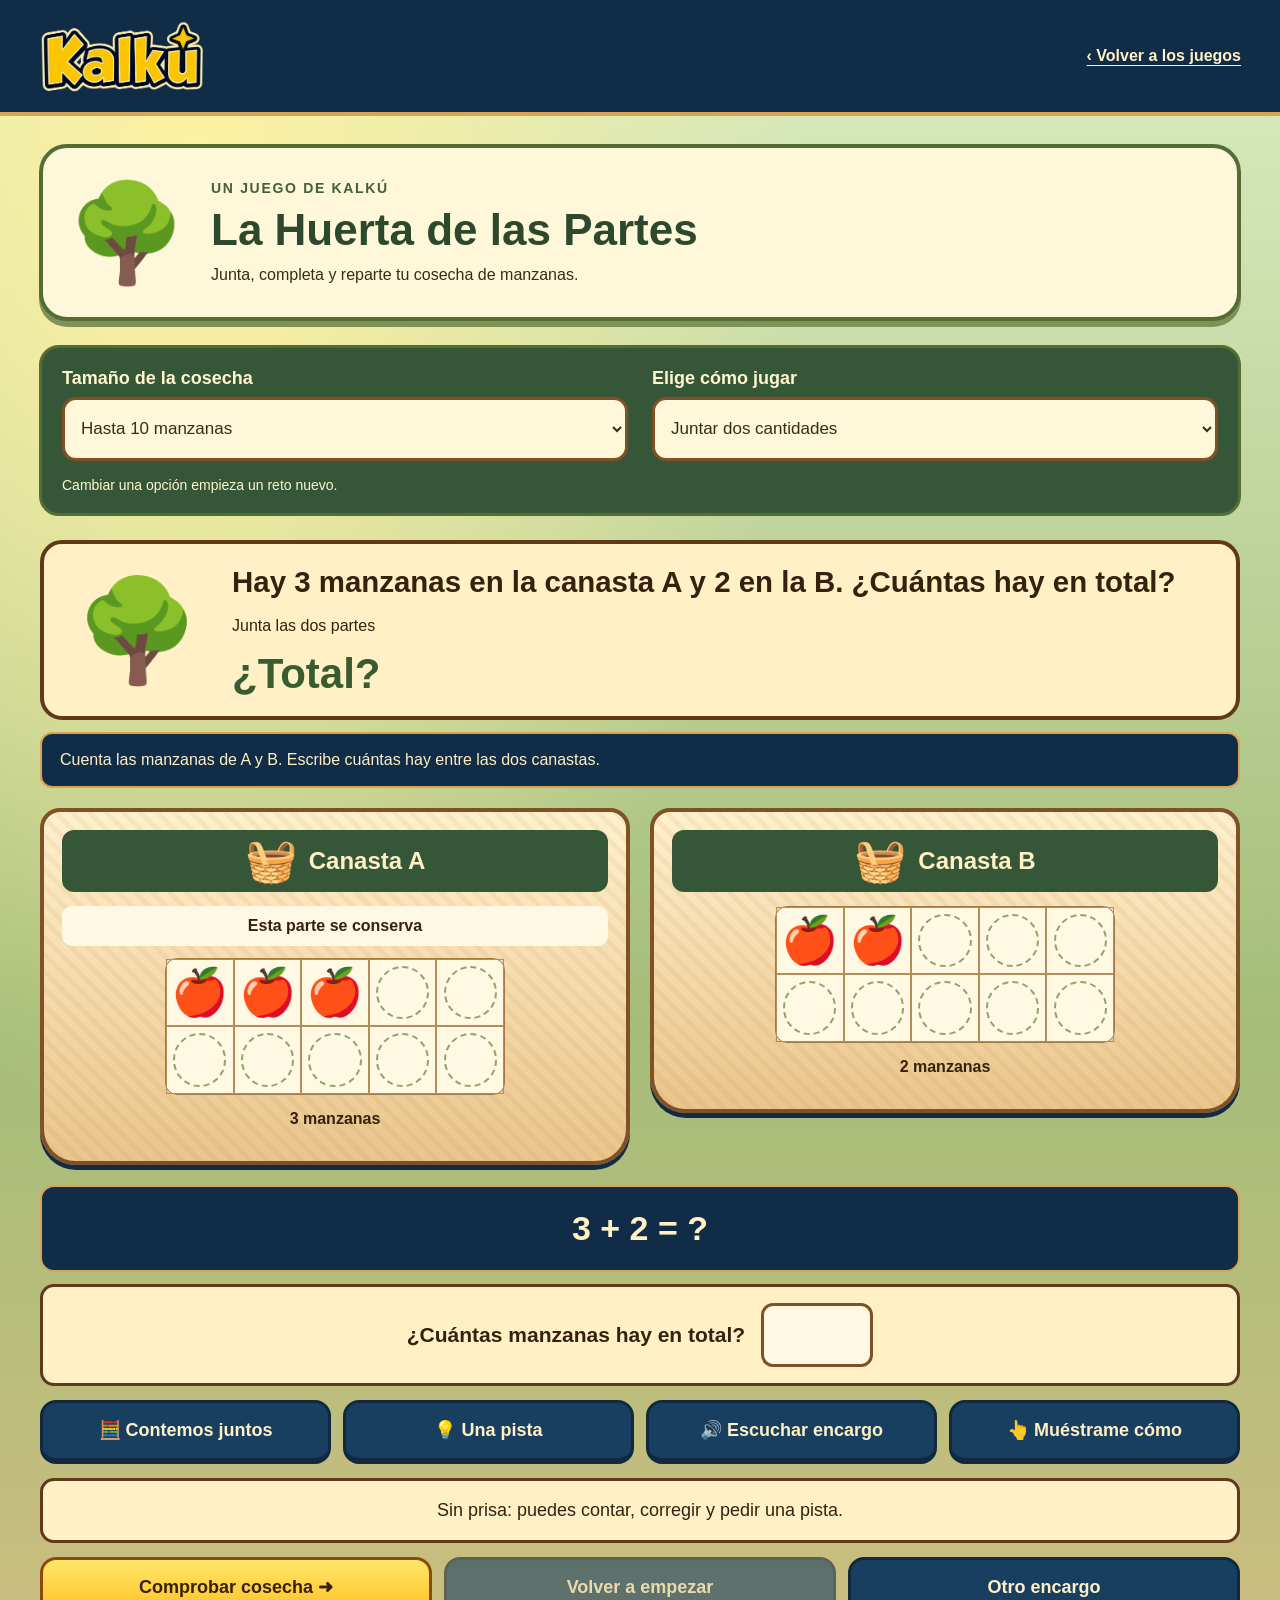
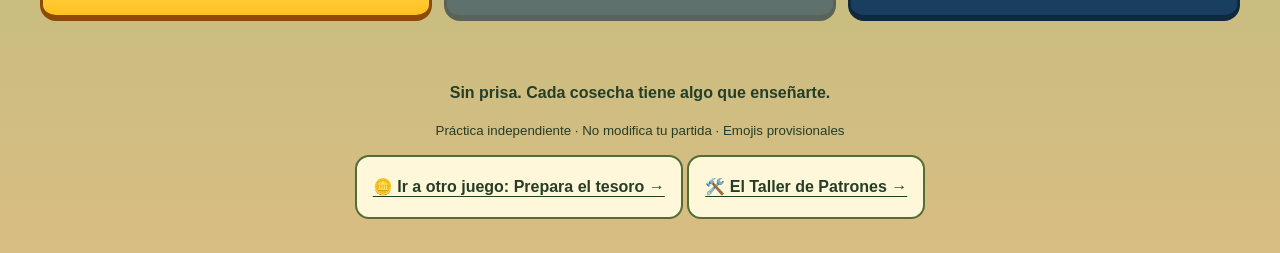
<file: mockup-huerta-partes.html>
<!DOCTYPE html>
<html lang="es">
<head>
  <meta charset="UTF-8">
  <meta name="viewport" content="width=device-width, initial-scale=1">
  <meta name="color-scheme" content="light">
  <title>Kalkú · La Huerta de las Partes</title>
  <link rel="icon" type="image/png" href="assets/kalku-logo/kalku-logo-direction-1-cartoon-transparent.png">
  <link rel="stylesheet" href="css/branding.css">
  <link rel="stylesheet" href="css/composition-activity.css">
  <link rel="stylesheet" href="css/garden-game.css">
</head>
<body class="garden-page">
  <header class="garden-header"><div class="garden-header-inner">
    <a class="kalku-brand" href="index.html"><img src="assets/kalku-logo/kalku-logo-direction-1-cartoon-transparent.png" alt="Kalkú" width="1678" height="937"></a>
    <a href="index.html">‹ Volver a los juegos</a>
  </div></header>
  <main class="garden-main">
    <section class="garden-welcome" aria-labelledby="garden-title">
      <span class="garden-emblem" aria-hidden="true">🌳</span><div><p class="garden-eyebrow">Un juego de Kalkú</p><h1 id="garden-title">La Huerta de las Partes</h1><p>Junta, completa y reparte tu cosecha de manzanas.</p></div>
    </section>
    <section class="garden-settings" aria-label="Preparar la partida">
      <div><label for="garden-range">Tamaño de la cosecha</label><select id="garden-range"><option value="10">Hasta 10 manzanas</option><option value="20">Hasta 20 manzanas</option></select></div>
      <div><label for="garden-mode">Elige cómo jugar</label><select id="garden-mode"><option value="compose">Juntar dos cantidades</option><option value="missing">Completar la canasta</option><option value="split">Repartir de dos formas</option></select></div>
      <p>Cambiar una opción empieza un reto nuevo.</p>
    </section>
    <div id="garden-activity"></div>
    <noscript>Activa JavaScript para jugar con las manzanas y las canastas.</noscript>
    <footer class="garden-footer"><p>Sin prisa. Cada cosecha tiene algo que enseñarte.</p><small>Práctica independiente · No modifica tu partida · Emojis provisionales</small><a href="mockup-tesoro-monedas.html">🪙 Ir a otro juego: Prepara el tesoro →</a> <a href="mockup-taller-patrones.html">🛠️ El Taller de Patrones →</a></footer>
  </main>
  <script src="js/activities/composition-model.js"></script>
  <script src="js/activities/activity-speech.js"></script>
  <script src="js/activities/composition-data.js"></script>
  <script src="js/activities/composition-activity.js"></script>
  <script src="js/garden-mockup.js"></script>
</body>
</html>
</file>
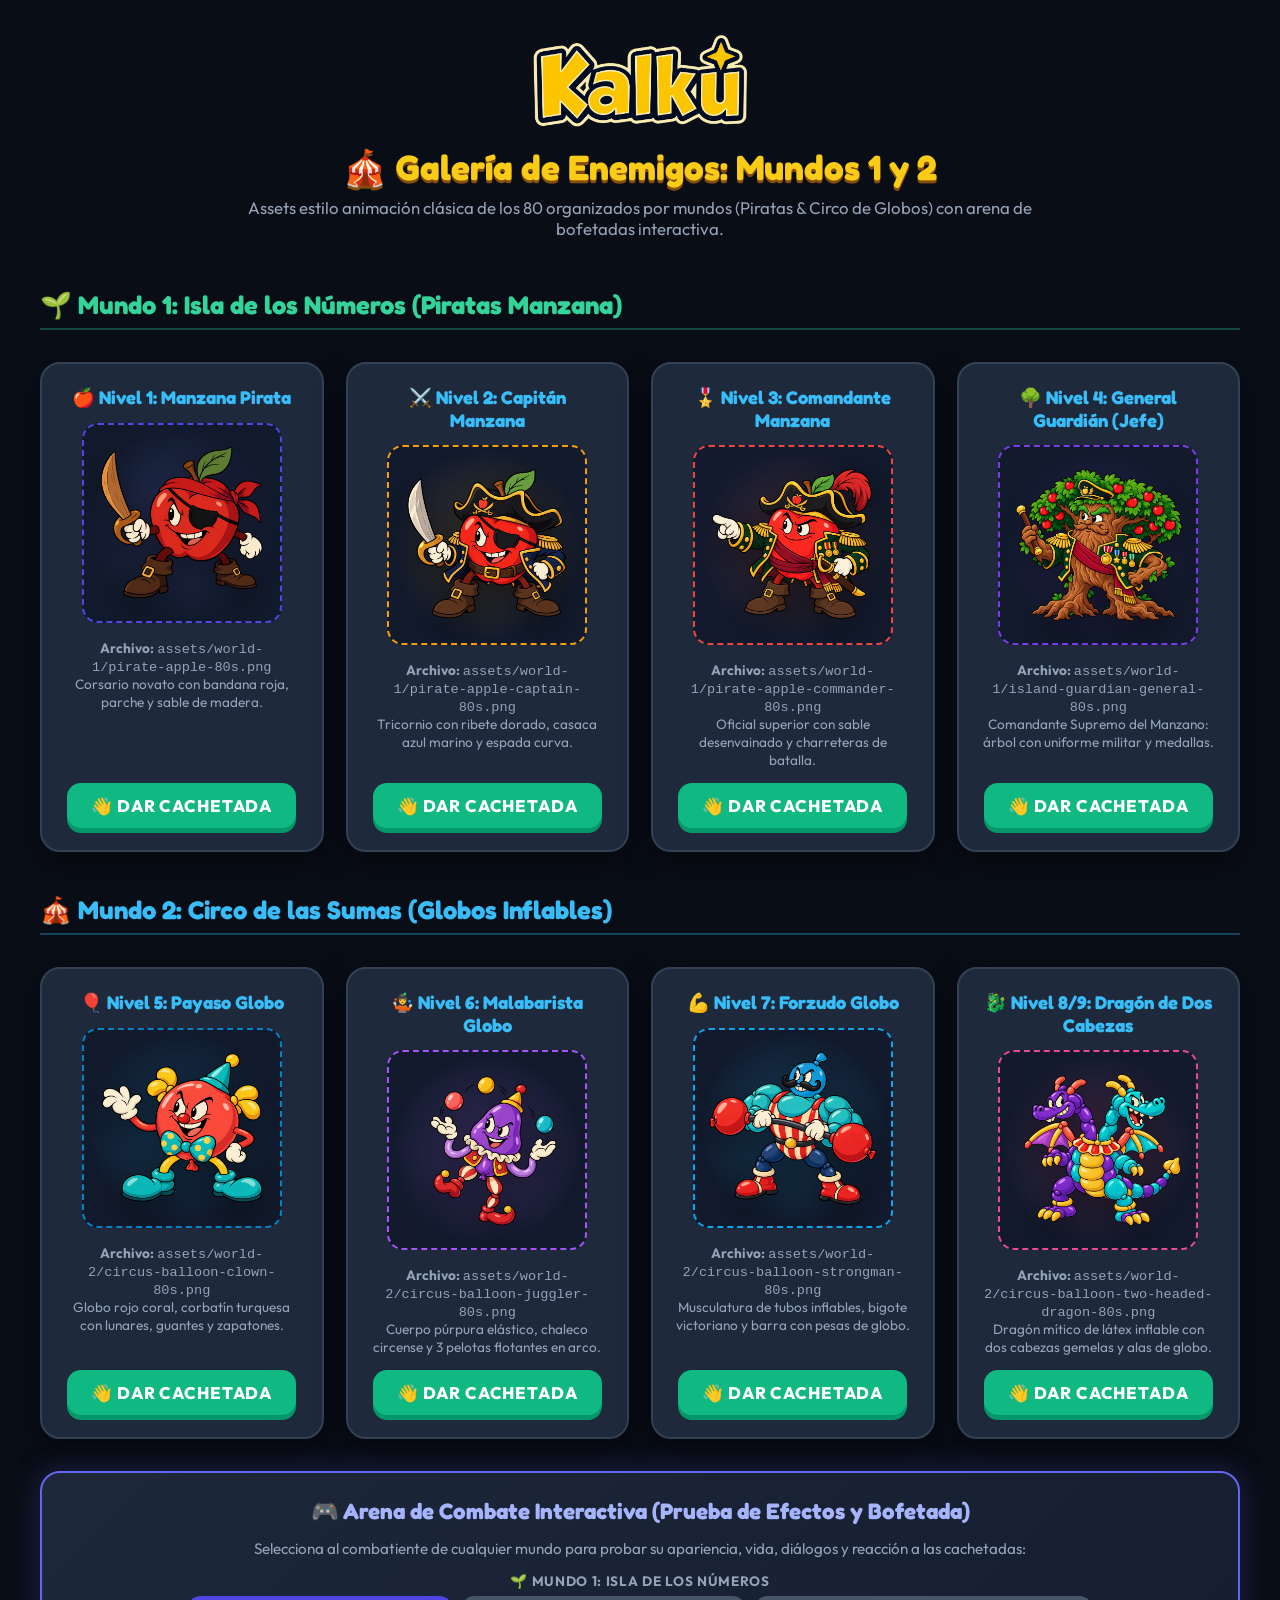
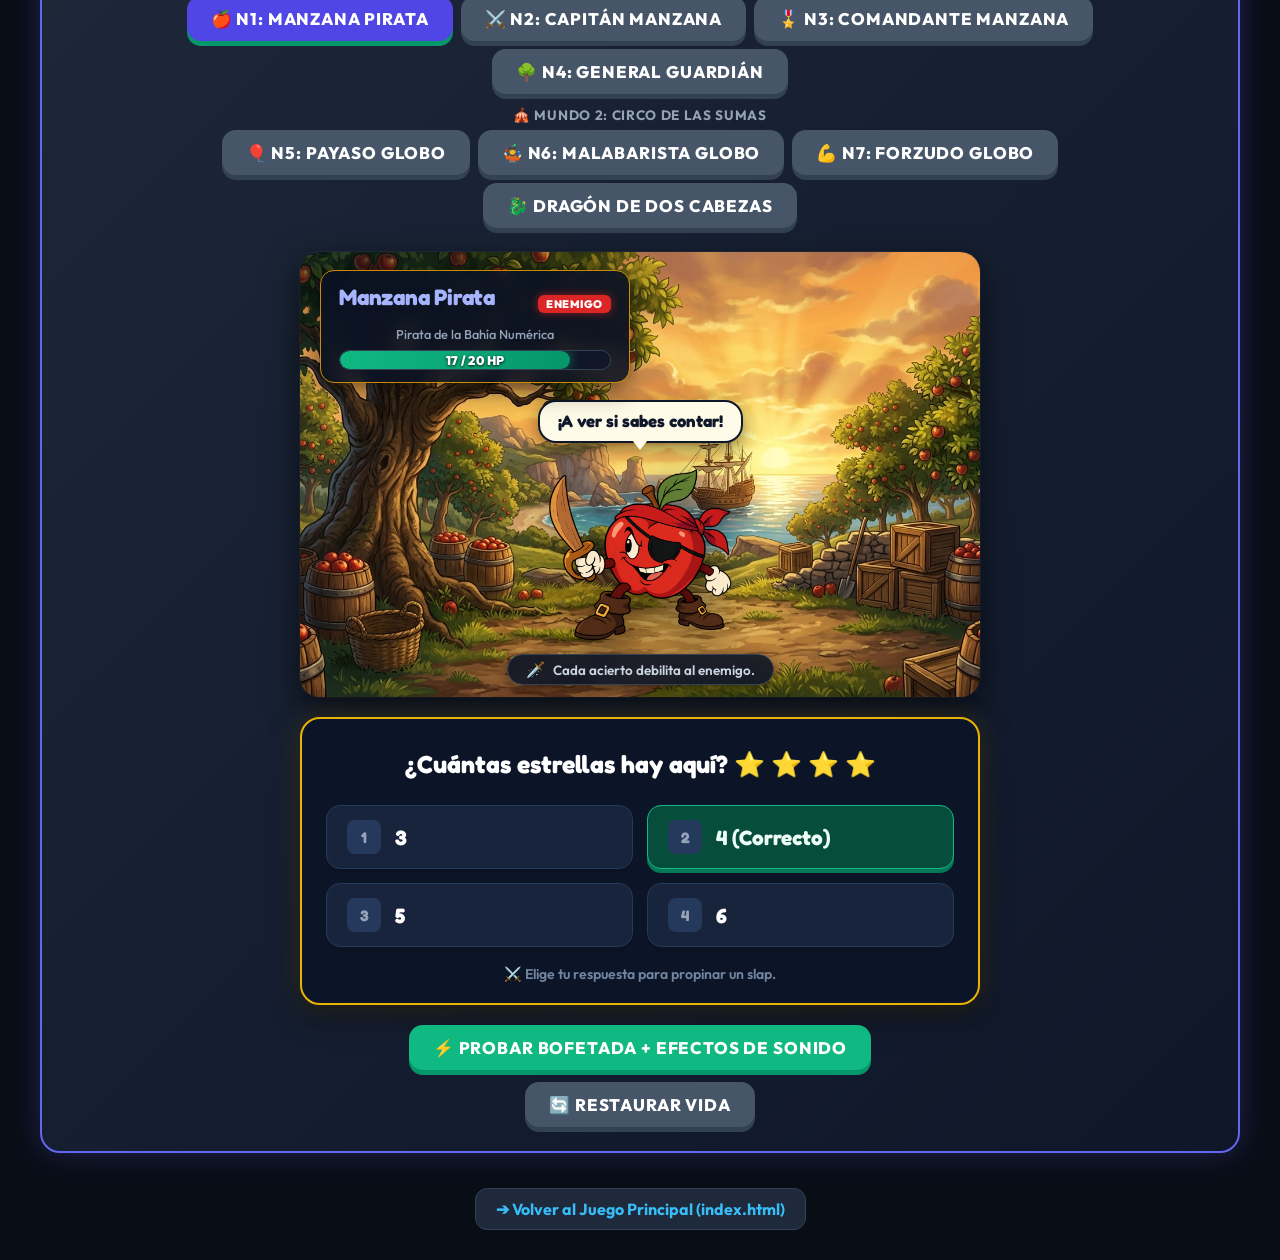
<file: mockup-pirate-apple.html>
<!DOCTYPE html>
<html lang="es">
<head>
    <meta charset="UTF-8">
    <meta name="viewport" content="width=device-width, initial-scale=1.0">
    <title>Kalkú · Galería de Enemigos (Mundos 1 y 2)</title>
    <link rel="icon" type="image/png" href="assets/kalku-logo/kalku-logo-direction-1-cartoon-transparent.png">
    <link href="https://fonts.googleapis.com/css2?family=Fredoka:wght@400;600;700;800&family=Outfit:wght@400;600;700;800&display=swap" rel="stylesheet">
    <link rel="stylesheet" href="css/styles.css">
    <link rel="stylesheet" href="css/branding.css">
    <style>
        body {
            background: #090d16;
            color: #f8fafc;
            font-family: 'Outfit', sans-serif;
            margin: 0;
            padding: 30px 20px;
            display: flex;
            flex-direction: column;
            align-items: center;
        }

        .showcase-header {
            text-align: center;
            max-width: 800px;
            margin-bottom: 30px;
        }

        .showcase-header h1 {
            font-family: 'Fredoka', sans-serif;
            font-size: 2.2rem;
            color: #facc15;
            margin: 0 0 8px 0;
            text-shadow: 0 3px 0 #854d0e;
        }

        .showcase-header p {
            color: #94a3b8;
            font-size: 1.05rem;
            margin: 0;
        }

        .world-section-title {
            grid-column: 1 / -1;
            font-family: 'Fredoka', sans-serif;
            font-size: 1.6rem;
            margin: 20px 0 10px 0;
            padding-bottom: 8px;
            border-bottom: 2px solid #334155;
            display: flex;
            align-items: center;
            gap: 10px;
        }

        .world-section-title.w1 {
            color: #34d399;
            border-color: rgba(52, 211, 153, 0.3);
        }

        .world-section-title.w2 {
            color: #38bdf8;
            border-color: rgba(56, 189, 248, 0.3);
        }

        .mockup-grid {
            display: grid;
            grid-template-columns: repeat(auto-fit, minmax(280px, 1fr));
            gap: 22px;
            max-width: 1200px;
            width: 100%;
        }

        .asset-card {
            background: #1e293b;
            border: 2px solid #334155;
            border-radius: 20px;
            padding: 22px;
            box-shadow: 0 10px 30px rgba(0,0,0,0.4);
            display: flex;
            flex-direction: column;
            align-items: center;
            text-align: center;
            transition: transform 0.2s ease, border-color 0.2s ease;
        }

        .asset-card:hover {
            transform: translateY(-4px);
            border-color: #6366f1;
        }

        .asset-card h3 {
            font-family: 'Fredoka', sans-serif;
            font-size: 1.15rem;
            margin: 0 0 14px 0;
            color: #38bdf8;
        }

        .asset-preview-container {
            width: 200px;
            height: 200px;
            background: radial-gradient(circle, rgba(99,102,241,0.2) 0%, rgba(15,23,42,0.8) 70%);
            border: 2px dashed #4f46e5;
            border-radius: 16px;
            display: flex;
            align-items: center;
            justify-content: center;
            position: relative;
            overflow: hidden;
            margin-bottom: 16px;
        }

        .asset-preview-img {
            max-width: 86%;
            max-height: 86%;
            object-fit: contain;
            filter: drop-shadow(0 10px 18px rgba(0,0,0,0.5));
            transition: transform 0.2s cubic-bezier(0.34, 1.56, 0.64, 1);
        }

        .demo-btn-group {
            display: flex;
            gap: 10px;
            flex-wrap: wrap;
            justify-content: center;
            margin-top: auto;
        }

        .interactive-arena-card {
            grid-column: 1 / -1;
            background: linear-gradient(135deg, rgba(30, 41, 59, 0.95), rgba(15, 23, 42, 0.95));
            border: 2px solid #6366f1;
            border-radius: 20px;
            padding: 24px;
            box-shadow: 0 0 30px rgba(99, 102, 241, 0.25);
            margin-top: 10px;
        }

        .interactive-arena-card h3 {
            margin-top: 0;
            color: #a5b4fc;
            font-family: 'Fredoka', sans-serif;
            font-size: 1.4rem;
        }

        .arena-selector-group {
            display: flex;
            gap: 8px;
            justify-content: center;
            margin-bottom: 12px;
            flex-wrap: wrap;
        }

        .arena-group-label {
            width: 100%;
            text-align: center;
            font-size: 0.85rem;
            font-weight: 700;
            text-transform: uppercase;
            letter-spacing: 0.05em;
            margin-bottom: 6px;
            color: #94a3b8;
        }

        .live-arena-mockup {
            max-width: 680px;
            margin: 0 auto;
        }

        .back-link {
            margin-top: 35px;
            color: #38bdf8;
            text-decoration: none;
            font-weight: 700;
            display: inline-flex;
            align-items: center;
            gap: 8px;
            padding: 10px 20px;
            background: #1e293b;
            border-radius: 12px;
            border: 1px solid #334155;
            transition: all 0.2s ease;
        }

        .back-link:hover {
            background: #334155;
            border-color: #38bdf8;
        }
    </style>
</head>
<body>

    <div class="showcase-header">
        <div class="kalku-brand"><img src="assets/kalku-logo/kalku-logo-direction-1-cartoon-transparent.png" alt="Kalkú" width="1678" height="937"></div>
        <h1>🎪 Galería de Enemigos: Mundos 1 y 2</h1>
        <p>Assets estilo animación clásica de los 80 organizados por mundos (Piratas & Circo de Globos) con arena de bofetadas interactiva.</p>
    </div>

    <div class="mockup-grid">

        <!-- ============================================== -->
        <!-- SECCIÓN: MUNDO 1 (ISLA DE LOS NÚMEROS)         -->
        <!-- ============================================== -->
        <h2 class="world-section-title w1">🌱 Mundo 1: Isla de los Números (Piratas Manzana)</h2>

        <!-- Nivel 1: Manzana Pirata -->
        <div class="asset-card">
            <h3>🍎 Nivel 1: Manzana Pirata</h3>
            <div class="asset-preview-container">
                <img src="assets/world-1/pirate-apple-80s.png" alt="Manzana Pirata Años 80" class="asset-preview-img" id="img-m1-n1">
            </div>
            <p style="color: #94a3b8; font-size: 0.85rem; margin-bottom: 14px;">
                <strong>Archivo:</strong> <code>assets/world-1/pirate-apple-80s.png</code><br>
                Corsario novato con bandana roja, parche y sable de madera.
            </p>
            <div class="demo-btn-group">
                <button class="btn-3d" onclick="testSlap('img-m1-n1')">👋 Dar Cachetada</button>
            </div>
        </div>

        <!-- Nivel 2: Capitán Manzana Pirata -->
        <div class="asset-card">
            <h3>⚔️ Nivel 2: Capitán Manzana</h3>
            <div class="asset-preview-container" style="background: radial-gradient(circle, rgba(245, 158, 11, 0.2) 0%, rgba(15, 23, 42, 0.8) 70%); border-color: #f59e0b;">
                <img src="assets/world-1/pirate-apple-captain-80s.png" alt="Capitán Manzana Años 80" class="asset-preview-img" id="img-m1-n2">
            </div>
            <p style="color: #94a3b8; font-size: 0.85rem; margin-bottom: 14px;">
                <strong>Archivo:</strong> <code>assets/world-1/pirate-apple-captain-80s.png</code><br>
                Tricornio con ribete dorado, casaca azul marino y espada curva.
            </p>
            <div class="demo-btn-group">
                <button class="btn-3d" onclick="testSlap('img-m1-n2')">👋 Dar Cachetada</button>
            </div>
        </div>

        <!-- Nivel 3: Comandante Manzana Pirata -->
        <div class="asset-card">
            <h3>🎖️ Nivel 3: Comandante Manzana</h3>
            <div class="asset-preview-container" style="background: radial-gradient(circle, rgba(239, 68, 68, 0.2) 0%, rgba(15, 23, 42, 0.8) 70%); border-color: #ef4444;">
                <img src="assets/world-1/pirate-apple-commander-80s.png" alt="Comandante Manzana Años 80" class="asset-preview-img" id="img-m1-n3">
            </div>
            <p style="color: #94a3b8; font-size: 0.85rem; margin-bottom: 14px;">
                <strong>Archivo:</strong> <code>assets/world-1/pirate-apple-commander-80s.png</code><br>
                Oficial superior con sable desenvainado y charreteras de batalla.
            </p>
            <div class="demo-btn-group">
                <button class="btn-3d" onclick="testSlap('img-m1-n3')">👋 Dar Cachetada</button>
            </div>
        </div>

        <!-- Nivel 4: General Guardián Ancestral (Jefe) -->
        <div class="asset-card">
            <h3>🌳 Nivel 4: General Guardián (Jefe)</h3>
            <div class="asset-preview-container" style="background: radial-gradient(circle, rgba(124, 58, 237, 0.25) 0%, rgba(15, 23, 42, 0.8) 70%); border-color: #7c3aed;">
                <img src="assets/world-1/island-guardian-general-80s.png" alt="General Guardián Años 80" class="asset-preview-img" id="img-m1-n4">
            </div>
            <p style="color: #94a3b8; font-size: 0.85rem; margin-bottom: 14px;">
                <strong>Archivo:</strong> <code>assets/world-1/island-guardian-general-80s.png</code><br>
                Comandante Supremo del Manzano: árbol con uniforme militar y medallas.
            </p>
            <div class="demo-btn-group">
                <button class="btn-3d" onclick="testSlap('img-m1-n4')">👋 Dar Cachetada</button>
            </div>
        </div>

        <!-- ============================================== -->
        <!-- SECCIÓN: MUNDO 2 (CIRCO DE LAS SUMAS)          -->
        <!-- ============================================== -->
        <h2 class="world-section-title w2">🎪 Mundo 2: Circo de las Sumas (Globos Inflables)</h2>

        <!-- Nivel 5: Payaso Globo -->
        <div class="asset-card">
            <h3>🎈 Nivel 5: Payaso Globo</h3>
            <div class="asset-preview-container" style="background: radial-gradient(circle, rgba(2, 132, 199, 0.25) 0%, rgba(15, 23, 42, 0.8) 70%); border-color: #0284c7;">
                <img src="assets/world-2/circus-balloon-clown-80s.png" alt="Payaso Globo Años 80" class="asset-preview-img" id="img-m2-n5">
            </div>
            <p style="color: #94a3b8; font-size: 0.85rem; margin-bottom: 14px;">
                <strong>Archivo:</strong> <code>assets/world-2/circus-balloon-clown-80s.png</code><br>
                Globo rojo coral, corbatín turquesa con lunares, guantes y zapatones.
            </p>
            <div class="demo-btn-group">
                <button class="btn-3d" onclick="testSlap('img-m2-n5')">👋 Dar Cachetada</button>
            </div>
        </div>

        <!-- Nivel 6: Malabarista Globo -->
        <div class="asset-card">
            <h3>🤹 Nivel 6: Malabarista Globo</h3>
            <div class="asset-preview-container" style="background: radial-gradient(circle, rgba(168, 85, 247, 0.25) 0%, rgba(15, 23, 42, 0.8) 70%); border-color: #a855f7;">
                <img src="assets/world-2/circus-balloon-juggler-80s.png" alt="Malabarista Globo Años 80" class="asset-preview-img" id="img-m2-n6">
            </div>
            <p style="color: #94a3b8; font-size: 0.85rem; margin-bottom: 14px;">
                <strong>Archivo:</strong> <code>assets/world-2/circus-balloon-juggler-80s.png</code><br>
                Cuerpo púrpura elástico, chaleco circense y 3 pelotas flotantes en arco.
            </p>
            <div class="demo-btn-group">
                <button class="btn-3d" onclick="testSlap('img-m2-n6')">👋 Dar Cachetada</button>
            </div>
        </div>

        <!-- Nivel 7: Forzudo Globo -->
        <div class="asset-card">
            <h3>💪 Nivel 7: Forzudo Globo</h3>
            <div class="asset-preview-container" style="background: radial-gradient(circle, rgba(14, 165, 233, 0.25) 0%, rgba(15, 23, 42, 0.8) 70%); border-color: #0ea5e9;">
                <img src="assets/world-2/circus-balloon-strongman-80s.png" alt="Forzudo Globo Años 80" class="asset-preview-img" id="img-m2-n7">
            </div>
            <p style="color: #94a3b8; font-size: 0.85rem; margin-bottom: 14px;">
                <strong>Archivo:</strong> <code>assets/world-2/circus-balloon-strongman-80s.png</code><br>
                Musculatura de tubos inflables, bigote victoriano y barra con pesas de globo.
            </p>
            <div class="demo-btn-group">
                <button class="btn-3d" onclick="testSlap('img-m2-n7')">👋 Dar Cachetada</button>
            </div>
        </div>

        <!-- Nivel 8/9: Dragón de Dos Cabezas -->
        <div class="asset-card">
            <h3>🐉 Nivel 8/9: Dragón de Dos Cabezas</h3>
            <div class="asset-preview-container" style="background: radial-gradient(circle, rgba(236, 72, 153, 0.25) 0%, rgba(15, 23, 42, 0.8) 70%); border-color: #ec4899;">
                <img src="assets/world-2/circus-balloon-two-headed-dragon-80s.png" alt="Dragón Globo Dos Cabezas" class="asset-preview-img" id="img-m2-dragon">
            </div>
            <p style="color: #94a3b8; font-size: 0.85rem; margin-bottom: 14px;">
                <strong>Archivo:</strong> <code>assets/world-2/circus-balloon-two-headed-dragon-80s.png</code><br>
                Dragón mítico de látex inflable con dos cabezas gemelas y alas de globo.
            </p>
            <div class="demo-btn-group">
                <button class="btn-3d" onclick="testSlap('img-m2-dragon')">👋 Dar Cachetada</button>
            </div>
        </div>

        <!-- ============================================== -->
        <!-- ARENA DE COMBATE INTERACTIVA                   -->
        <!-- ============================================== -->
        <div class="asset-card interactive-arena-card">
            <h3>🎮 Arena de Combate Interactiva (Prueba de Efectos y Bofetada)</h3>
            <p style="color: #94a3b8; font-size: 0.95rem; margin-bottom: 14px;">
                Selecciona al combatiente de cualquier mundo para probar su apariencia, vida, diálogos y reacción a las cachetadas:
            </p>

            <div class="arena-group-label">🌱 Mundo 1: Isla de los Números</div>
            <div class="arena-selector-group">
                <button class="btn-3d" id="btn-enemy-m1-n1" onclick="selectArenaEnemy('m1_n1')" style="background: #4f46e5;">🍎 N1: Manzana Pirata</button>
                <button class="btn-3d secondary" id="btn-enemy-m1-n2" onclick="selectArenaEnemy('m1_n2')">⚔️ N2: Capitán Manzana</button>
                <button class="btn-3d secondary" id="btn-enemy-m1-n3" onclick="selectArenaEnemy('m1_n3')">🎖️ N3: Comandante Manzana</button>
                <button class="btn-3d secondary" id="btn-enemy-m1-n4" onclick="selectArenaEnemy('m1_n4')">🌳 N4: General Guardián</button>
            </div>

            <div class="arena-group-label">🎪 Mundo 2: Circo de las Sumas</div>
            <div class="arena-selector-group" style="margin-bottom: 24px;">
                <button class="btn-3d secondary" id="btn-enemy-m2-n5" onclick="selectArenaEnemy('m2_n5')">🎈 N5: Payaso Globo</button>
                <button class="btn-3d secondary" id="btn-enemy-m2-n6" onclick="selectArenaEnemy('m2_n6')">🤹 N6: Malabarista Globo</button>
                <button class="btn-3d secondary" id="btn-enemy-m2-n7" onclick="selectArenaEnemy('m2_n7')">💪 N7: Forzudo Globo</button>
                <button class="btn-3d secondary" id="btn-enemy-m2-dragon" onclick="selectArenaEnemy('m2_dragon')">🐉 Dragón de Dos Cabezas</button>
            </div>

            <div class="live-arena-mockup">
                <div class="boss-arena" style="margin-bottom: 20px;">
                    <div class="battle-stage-backdrop">
                        <!-- Floating HUD -->
                        <div class="stage-enemy-hud" id="mockup-hud-border">
                            <div class="stage-enemy-header">
                                <h3 class="stage-enemy-name" id="mockup-boss-name">Manzana Pirata</h3>
                                <span class="stage-enemy-badge pirate" id="mockup-boss-badge">ENEMIGO</span>
                            </div>
                            <p class="stage-enemy-title" id="mockup-boss-title">Pirata de la Bahía Numérica</p>
                            <div class="stage-hp-container">
                                <div class="stage-hp-bar" id="mockup-hp-bar" style="width: 85%;"></div>
                                <span class="stage-hp-text" id="mockup-hp-text">17 / 20 HP</span>
                            </div>
                        </div>

                        <!-- Center Stage: Character + Speech Bubble + Slap -->
                        <div class="stage-center-area">
                            <div class="comic-speech-bubble" id="mockup-speech-bubble">
                                <span id="mockup-speech-text">¡A ver si sabes contar!</span>
                                <div class="speech-tail"></div>
                            </div>
                            <div class="stage-avatar-wrapper" id="mockup-avatar-wrapper">
                                <div class="boss-avatar">
                                    <img src="assets/world-1/pirate-apple-80s.png" id="mockup-avatar-img" alt="Enemigo">
                                </div>
                                <div class="slap-hand hidden" id="mockup-slap-hand">✋</div>
                                <div class="slap-impact hidden" id="mockup-slap-impact">💥 ¡ZAS!</div>
                                <div class="boss-damage-popup hidden" id="mockup-damage-popup">-1.5</div>
                            </div>
                        </div>

                        <!-- Mechanic Pill -->
                        <div class="stage-mechanic-pill" id="mockup-mechanic-pill">
                            <span class="mechanic-icon" id="mockup-mechanic-icon">🗡️</span>
                            <span id="mockup-mechanic-text">Cada acierto debilita al enemigo.</span>
                        </div>
                    </div>
                </div>

                <!-- Preview Tarjeta Dorada de Pregunta -->
                <div class="quiz-card" style="margin-bottom: 20px;">
                    <div class="quiz-prompt" id="mockup-quiz-prompt">¿Cuántas estrellas hay aquí? ⭐ ⭐ ⭐ ⭐</div>
                    <div class="options-grid">
                        <button class="option-card" onclick="testArenaSlap()"><span class="option-key">1</span><span class="option-text">3</span></button>
                        <button class="option-card correct" onclick="testArenaSlap()"><span class="option-key">2</span><span class="option-text">4 (Correcto)</span></button>
                        <button class="option-card" onclick="testArenaSlap()"><span class="option-key">3</span><span class="option-text">5</span></button>
                        <button class="option-card" onclick="testArenaSlap()"><span class="option-key">4</span><span class="option-text">6</span></button>
                    </div>
                    <div class="quiz-action-hint">
                        <span>⚔️ Elige tu respuesta para propinar un slap.</span>
                    </div>
                </div>

                <div style="display: flex; gap: 12px; justify-content: center; margin-top: 15px; flex-wrap: wrap;">
                    <button class="btn-3d" onclick="testArenaSlap()">⚡ Probar Bofetada + Efectos de Sonido</button>
                    <button class="btn-3d secondary" onclick="resetMockupHp()">🔄 Restaurar Vida</button>
                </div>
            </div>
        </div>
    </div>

    <a href="index.html" class="back-link">➔ Volver al Juego Principal (index.html)</a>

    <!-- Audio Script -->
    <script src="js/audio.js"></script>
    <script>
        let mockupHp = 17.0;
        let currentTarget = 'm1_n1';

        const ENEMIES = {
            m1_n1: {
                name: 'Manzana Pirata',
                title: 'Pirata de la Bahía Numérica',
                img: 'assets/world-1/pirate-apple-80s.png',
                battleBg: 'assets/world-1/battle-stage-clean.jpg',
                badgeText: 'ENEMIGO',
                badgeClass: 'stage-enemy-badge pirate',
                borderColor: '#ca8a04',
                color: '#4f46e5',
                mechanicIcon: '🗡️',
                mechanicDesc: 'Cada acierto le propina una cachetada al grumete.',
                intro: '¡A ver si sabes contar!',
                hitDialogues: ['¡Rayos y centellas! ¡Menuda bofetada!', '¡Auuu! ¡Eso dolió!', '¡Mi bandana! ¡Qué golpe!'],
                defeat: '¡Me rindo, marinero de los números!'
            },
            m1_n2: {
                name: 'Capitán Manzana',
                title: 'Comandante del Galeón Mayor y Menor',
                img: 'assets/world-1/pirate-apple-captain-80s.png',
                battleBg: 'assets/world-1/battle-stage-clean.jpg',
                badgeText: 'CAPITÁN',
                badgeClass: 'stage-enemy-badge captain',
                borderColor: '#f59e0b',
                color: '#f59e0b',
                mechanicIcon: '⚖️',
                mechanicDesc: 'Compara números para acertar el golpe al Capitán.',
                intro: '¡Nadie navega aquí sin dominar las magnitudes!',
                hitDialogues: ['¡Esa bofetada fue MAYOR que mi paciencia!', '¡Por Neptuno! ¡Qué derechazo!', '¡Mis charreteras!'],
                defeat: '¡El rumbo es tuyo, navegante de las cifras!'
            },
            m1_n3: {
                name: 'Comandante Manzana',
                title: 'Lugarteniente de la Armada Frutal',
                img: 'assets/world-1/pirate-apple-commander-80s.png',
                battleBg: 'assets/world-1/battle-stage-clean.jpg',
                badgeText: 'COMANDANTE',
                badgeClass: 'stage-enemy-badge captain',
                borderColor: '#ef4444',
                color: '#ef4444',
                mechanicIcon: '⚔️',
                mechanicDesc: 'Acierta números pares e impares para desarmarlo.',
                intro: '¡Atención corsarios! ¡No pasarán de este bastión!',
                hitDialogues: ['¡Rompiste mi formación!', '¡Qué fuerza tiene tu cálculo!', '¡Retrocedan!'],
                defeat: '¡He caído! ¡Avanza hacia el Manzano Ancestral!'
            },
            m1_n4: {
                name: 'General Guardián Ancestral',
                title: 'Comandante Supremo del Manzano',
                img: 'assets/world-1/island-guardian-general-80s.png',
                battleBg: 'assets/world-1/battle-stage-clean.jpg',
                badgeText: 'JEFE',
                badgeClass: 'stage-enemy-badge boss',
                borderColor: '#7c3aed',
                color: '#7c3aed',
                mechanicIcon: '🌳',
                mechanicDesc: 'Fotosíntesis: ¡Recupera vida con sus frutos!',
                intro: '¡Firmes! ¡Soy el General Guardián de la Isla! ¡Mis manzanas crecen con disciplina!',
                hitDialogues: ['¡Rayos y ramas rotas! ¡Desordenaste mis medallas!', '¡Crujen mis raíces!', '¡Sólido impacto!'],
                defeat: '¡Sobresaliente disciplina! ¡Te concedo la Medalla de Honor!'
            },
            m2_n5: {
                name: 'Payaso Globo',
                title: 'Acróbata Risueño del Circo',
                img: 'assets/world-2/circus-balloon-clown-80s.png',
                battleBg: 'assets/world-2/circus-battle-background-80s.png',
                badgeText: 'CIRCO',
                badgeClass: 'stage-enemy-badge circus',
                borderColor: '#0284c7',
                color: '#0284c7',
                mechanicIcon: '➕',
                mechanicDesc: '¡Cada suma correcta le da un cachetadón inflable!',
                intro: '¡Jojojo! ¡Bienvenidos al circo! ¡A ver si puedes sumar mis globos!',
                hitDialogues: ['¡Pooop! ¡Casi me desinflas!', '¡Jajaja! ¡Qué slap tan ruidoso!', '¡Oye, mi corbatín!'],
                defeat: '¡Fiuuuu! ¡Menuda suma, me quedé sin aire!'
            },
            m2_n6: {
                name: 'Malabarista Globo',
                title: 'Estrella del Trapecio Numérico',
                img: 'assets/world-2/circus-balloon-juggler-80s.png',
                battleBg: 'assets/world-2/circus-battle-background-80s.png',
                badgeText: 'CIRCO',
                badgeClass: 'stage-enemy-badge circus',
                borderColor: '#a855f7',
                color: '#a855f7',
                mechanicIcon: '🤹',
                mechanicDesc: 'Acierta restas para desarmar los malabares del artista.',
                intro: '¡Un globo aquí, dos por allá! ¡Resta antes de que caigan!',
                hitDialogues: ['¡Rayos! ¡Se me cayó una pelotita!', '¡Qué puntería en la resta!', '¡Casi pierdo el equilibrio!'],
                defeat: '¡Aplaudo tu precisión! ¡Gran espectáculo de cálculo!'
            },
            m2_n7: {
                name: 'Forzudo Globo',
                title: 'Campeón de Peso Inflable',
                img: 'assets/world-2/circus-balloon-strongman-80s.png',
                battleBg: 'assets/world-2/circus-battle-background-80s.png',
                badgeText: 'CIRCO',
                badgeClass: 'stage-enemy-badge circus',
                borderColor: '#0ea5e9',
                color: '#0ea5e9',
                mechanicIcon: '💪',
                mechanicDesc: 'Cálculo combinado: ¡Desinfla sus pesas de aire!',
                intro: '¡Mira mis músculos de aire puro! ¡Mis pesas requieren números gigantes!',
                hitDialogues: ['¡Grrr! ¡Esa bofetada dobló mis barras de globo!', '¡Siento cómo se escapa mi aire!', '¡Buen derechazo!'],
                defeat: '¡Me has vencido en fuerza y mente! ¡Eres el titán!'
            },
            m2_dragon: {
                name: 'Dragón de Dos Cabezas',
                title: 'Gran Atracción Mitológica Inflable',
                img: 'assets/world-2/circus-balloon-two-headed-dragon-80s.png',
                battleBg: 'assets/world-2/circus-battle-background-80s.png',
                badgeText: 'JEFE CIRCO',
                badgeClass: 'stage-enemy-badge boss',
                borderColor: '#ec4899',
                color: '#ec4899',
                mechanicIcon: '🐉',
                mechanicDesc: '¡Doble cabeza, doble desafío de cálculo!',
                intro: '¡Roaaar! ¡Dos cabezas piensan mejor que una en la carpa central!',
                hitDialogues: ['¡Pooof! ¡Mi cabeza izquierda vio estrellas!', '¡Rayos de látex! ¡Qué bofetada!', '¡Pffft, perdiendo presión!'],
                defeat: '¡Psssssh! ¡Nos has desinflado por completo, genio de las sumas!'
            }
        };

        const ENEMY_KEYS = ['m1_n1', 'm1_n2', 'm1_n3', 'm1_n4', 'm2_n5', 'm2_n6', 'm2_n7', 'm2_dragon'];

        function selectArenaEnemy(key) {
            currentTarget = key;
            const enemy = ENEMIES[key];
            if (!enemy) return;

            document.getElementById('mockup-avatar-img').src = enemy.img;
            document.getElementById('mockup-boss-name').textContent = enemy.name;
            document.getElementById('mockup-boss-title').textContent = enemy.title;
            const badgeEl = document.getElementById('mockup-boss-badge');
            badgeEl.textContent = enemy.badgeText;
            badgeEl.className = enemy.badgeClass;
            const hudBorder = document.getElementById('mockup-hud-border');
            if (hudBorder) hudBorder.style.borderColor = enemy.borderColor;
            const speechText = document.getElementById('mockup-speech-text');
            if (speechText) speechText.textContent = enemy.intro;

            const iconEl = document.getElementById('mockup-mechanic-icon');
            if (iconEl) iconEl.textContent = enemy.mechanicIcon;
            const textEl = document.getElementById('mockup-mechanic-text');
            if (textEl) textEl.textContent = enemy.mechanicDesc;

            // Dynamic Arena Background
            const backdropEl = document.querySelector('.battle-stage-backdrop');
            if (backdropEl && enemy.battleBg) {
                backdropEl.style.backgroundImage = `url('${enemy.battleBg}')`;
            }

            // Reset buttons style
            ENEMY_KEYS.forEach(k => {
                const btn = document.getElementById('btn-enemy-' + k.replace('_', '-'));
                if (btn) {
                    btn.className = 'btn-3d secondary';
                    btn.style.background = '';
                }
            });

            const activeBtn = document.getElementById('btn-enemy-' + key.replace('_', '-'));
            if (activeBtn) {
                activeBtn.className = 'btn-3d';
                activeBtn.style.background = enemy.color;
            }

            resetMockupHp();
        }

        function testSlap(imgId) {
            if (window.soundManager) soundManager.slap();
            const img = document.getElementById(imgId);
            if (!img) return;
            img.style.transform = 'rotate(-25deg) translateX(-18px) scale(0.9)';
            img.style.filter = 'brightness(1.4) drop-shadow(0 0 16px rgba(239, 68, 68, 0.9))';
            
            setTimeout(() => {
                img.style.transform = 'rotate(12deg) scale(1.05)';
                setTimeout(() => {
                    img.style.transform = 'rotate(-4deg)';
                    setTimeout(() => {
                        img.style.transform = 'rotate(0deg) scale(1)';
                        img.style.filter = '';
                    }, 120);
                }, 120);
            }, 140);
        }

        function testArenaSlap() {
            if (window.soundManager) soundManager.slap();

            // 1. Slap hand
            const hand = document.getElementById('mockup-slap-hand');
            hand.classList.remove('hidden', 'animate-slap');
            void hand.offsetWidth;
            hand.classList.add('animate-slap');
            setTimeout(() => hand.classList.add('hidden'), 420);

            // 2. Comic impact
            const impact = document.getElementById('mockup-slap-impact');
            const sounds = ['💥 ¡ZAS!', '👋 ¡PLAF!', '⚡ ¡TOMA!', '💥 ¡SLAP!', '🎈 ¡POF!'];
            impact.textContent = sounds[Math.floor(Math.random() * sounds.length)];
            impact.classList.remove('hidden');
            impact.style.animation = 'none';
            void impact.offsetWidth;
            impact.style.animation = '';
            setTimeout(() => impact.classList.add('hidden'), 500);

            // 3. Avatar recoil
            const avatar = document.getElementById('mockup-avatar-img');
            avatar.style.transform = 'rotate(-32deg) translateX(-28px) scale(0.84)';
            avatar.style.filter = 'brightness(1.7) drop-shadow(0 0 24px rgba(239,68,68,0.95))';
            setTimeout(() => {
                avatar.style.transform = 'rotate(16deg) translateX(12px) scale(1.06)';
                setTimeout(() => {
                    if (mockupHp <= 0) {
                        avatar.style.transform = 'rotate(-90deg) translateY(32px) scale(0.88)';
                        avatar.style.filter = 'grayscale(0.6) brightness(0.85) contrast(1.1)';
                    } else {
                        avatar.style.transform = 'rotate(0deg) scale(1)';
                        avatar.style.filter = '';
                    }
                }, 160);
            }, 160);

            // 4. Damage popup
            const popup = document.getElementById('mockup-damage-popup');
            popup.textContent = '-2.5 HP';
            popup.classList.remove('hidden');
            void popup.offsetWidth;
            setTimeout(() => popup.classList.add('hidden'), 900);

            // 5. HP Bar reduction
            mockupHp = Math.max(0, mockupHp - 2.5);
            const pct = (mockupHp / 20.0) * 100;
            document.getElementById('mockup-hp-bar').style.width = pct + '%';
            document.getElementById('mockup-hp-text').textContent = Math.ceil(mockupHp) + ' / 20 HP';

            // 6. Speech Bubble reaction
            const speech = document.getElementById('mockup-speech-text');
            const enemy = ENEMIES[currentTarget];
            if (speech && enemy) {
                if (mockupHp <= 0) {
                    speech.textContent = enemy.defeat;
                } else {
                    const hits = enemy.hitDialogues;
                    speech.textContent = hits[Math.floor(Math.random() * hits.length)];
                }
            }
        }

        function resetMockupHp() {
            mockupHp = 20.0;
            document.getElementById('mockup-hp-bar').style.width = '100%';
            document.getElementById('mockup-hp-text').textContent = '20 / 20 HP';
            const avatar = document.getElementById('mockup-avatar-img');
            avatar.style.filter = '';
            avatar.style.transform = '';
            const speech = document.getElementById('mockup-speech-text');
            if (speech && ENEMIES[currentTarget]) speech.textContent = ENEMIES[currentTarget].intro;
        }
    </script>
</body>
</html>
</file>
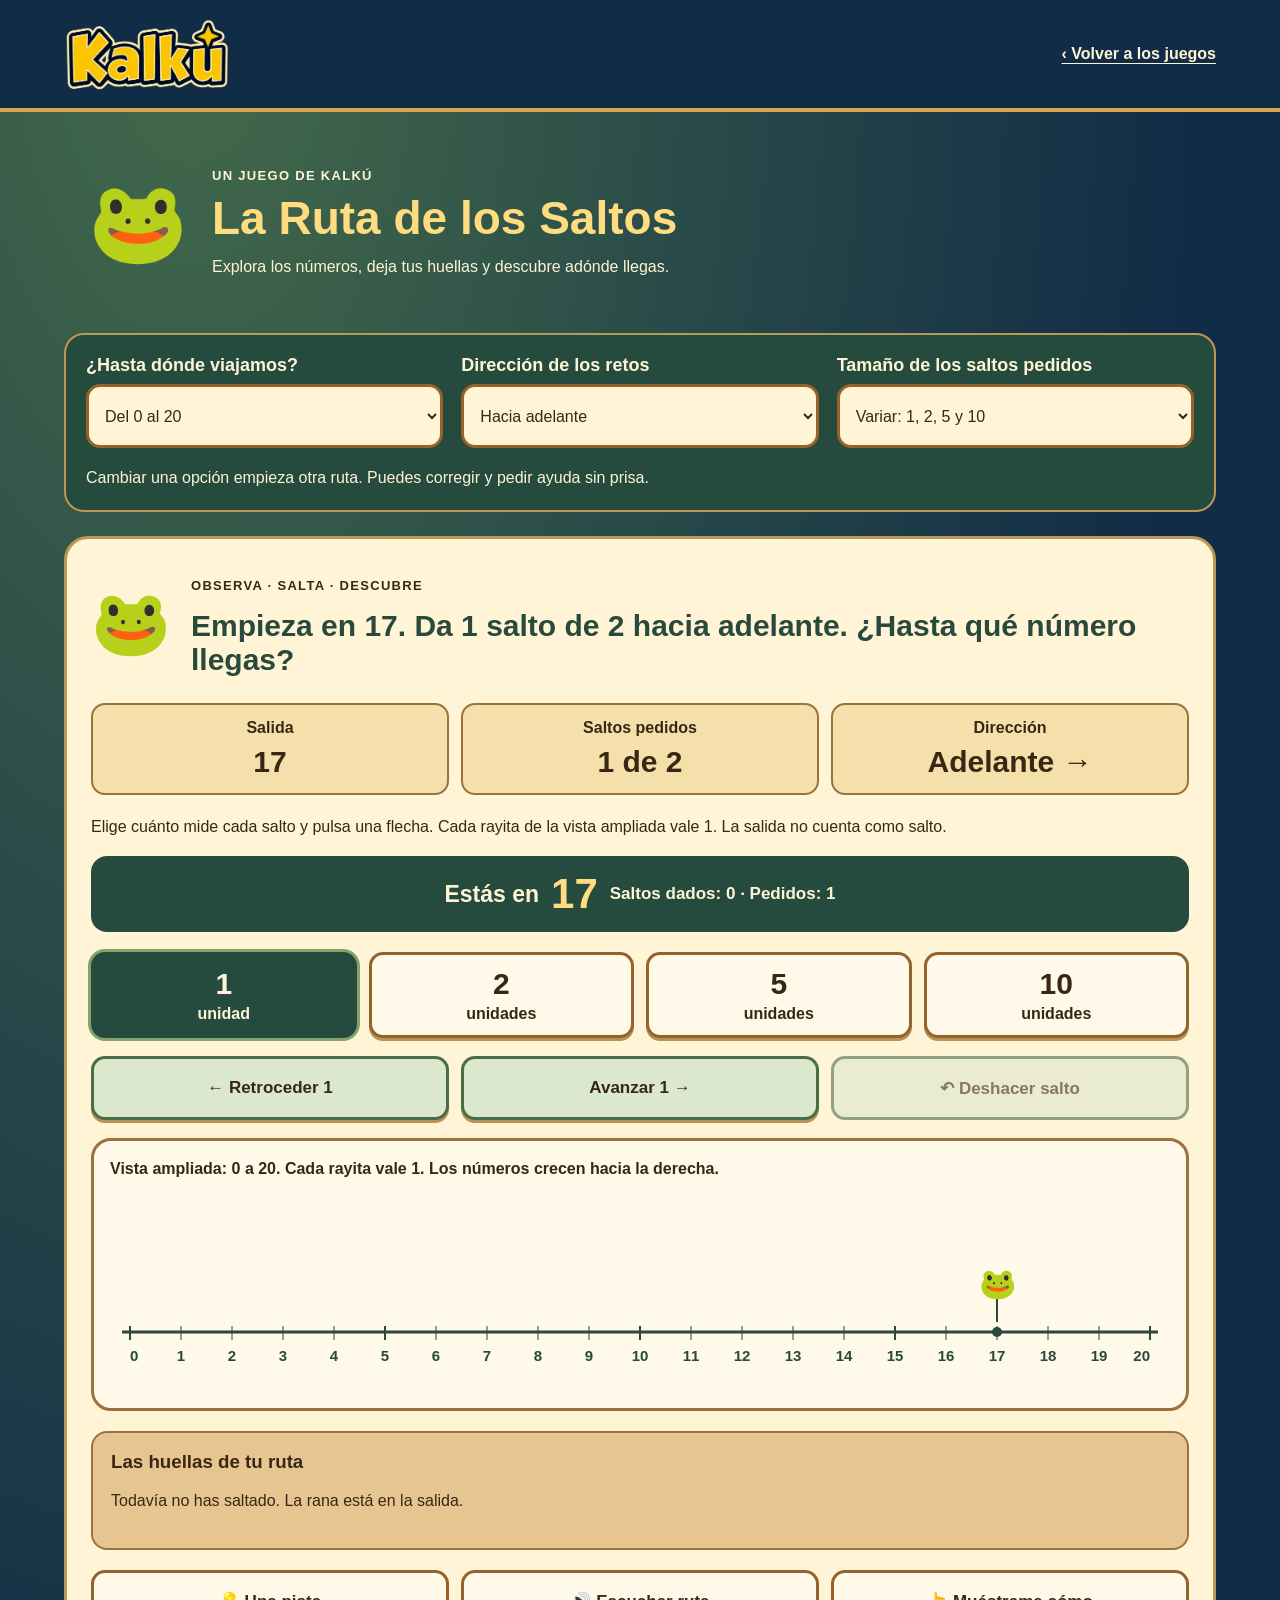
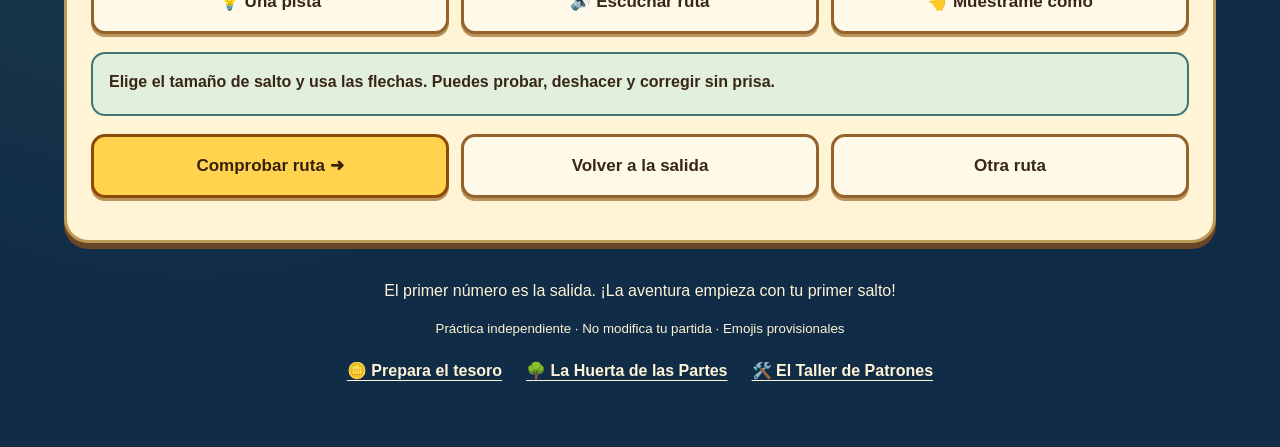
<file: mockup-ruta-saltos.html>
<!DOCTYPE html>
<html lang="es">
<head>
  <meta charset="UTF-8">
  <meta name="viewport" content="width=device-width, initial-scale=1">
  <meta name="color-scheme" content="light">
  <title>Kalkú · La Ruta de los Saltos</title>
  <link rel="icon" type="image/png" href="assets/kalku-logo/kalku-logo-direction-1-cartoon-transparent.png">
  <link rel="stylesheet" href="css/branding.css">
  <link rel="stylesheet" href="css/numberline-game.css">
</head>
<body class="route-page">
  <header class="route-header"><div class="route-header-inner"><a class="kalku-brand" href="index.html"><img src="assets/kalku-logo/kalku-logo-direction-1-cartoon-transparent.png" alt="Kalkú" width="1678" height="937"></a><a href="index.html">‹ Volver a los juegos</a></div></header>
  <main class="route-main">
    <section class="route-welcome" aria-labelledby="route-title"><span class="route-emblem" aria-hidden="true">🐸</span><div><p class="route-eyebrow">Un juego de Kalkú</p><h1 id="route-title">La Ruta de los Saltos</h1><p>Explora los números, deja tus huellas y descubre adónde llegas.</p></div></section>
    <section class="route-settings" aria-label="Preparar la partida">
      <div><label for="route-range">¿Hasta dónde viajamos?</label><select id="route-range"><option value="20">Del 0 al 20</option><option value="100">Del 0 al 100</option></select></div>
      <div><label for="route-direction">Dirección de los retos</label><select id="route-direction"><option value="forward">Hacia adelante</option><option value="backward">Hacia atrás</option><option value="mixed">Ambas direcciones</option></select></div>
      <div><label for="route-step">Tamaño de los saltos pedidos</label><select id="route-step"><option value="0">Variar: 1, 2, 5 y 10</option><option value="1">De 1 en 1</option><option value="2">De 2 en 2</option><option value="5">De 5 en 5</option><option value="10">De 10 en 10</option></select></div>
      <p>Cambiar una opción empieza otra ruta. Puedes corregir y pedir ayuda sin prisa.</p>
    </section>
    <div id="numberline-activity"></div>
    <noscript>Activa JavaScript para recorrer la recta numérica.</noscript>
    <footer class="route-footer"><p>El primer número es la salida. ¡La aventura empieza con tu primer salto!</p><small>Práctica independiente · No modifica tu partida · Emojis provisionales</small><nav aria-label="Otros juegos"><a href="mockup-tesoro-monedas.html">🪙 Prepara el tesoro</a><a href="mockup-huerta-partes.html">🌳 La Huerta de las Partes</a><a href="mockup-taller-patrones.html">🛠️ El Taller de Patrones</a></nav></footer>
  </main>
  <script src="js/activities/numberline-model.js"></script>
  <script src="js/activities/activity-speech.js"></script>
  <script src="js/activities/numberline-data.js"></script>
  <script src="js/activities/numberline-activity.js"></script>
  <script src="js/numberline-mockup.js"></script>
</body>
</html>
</file>
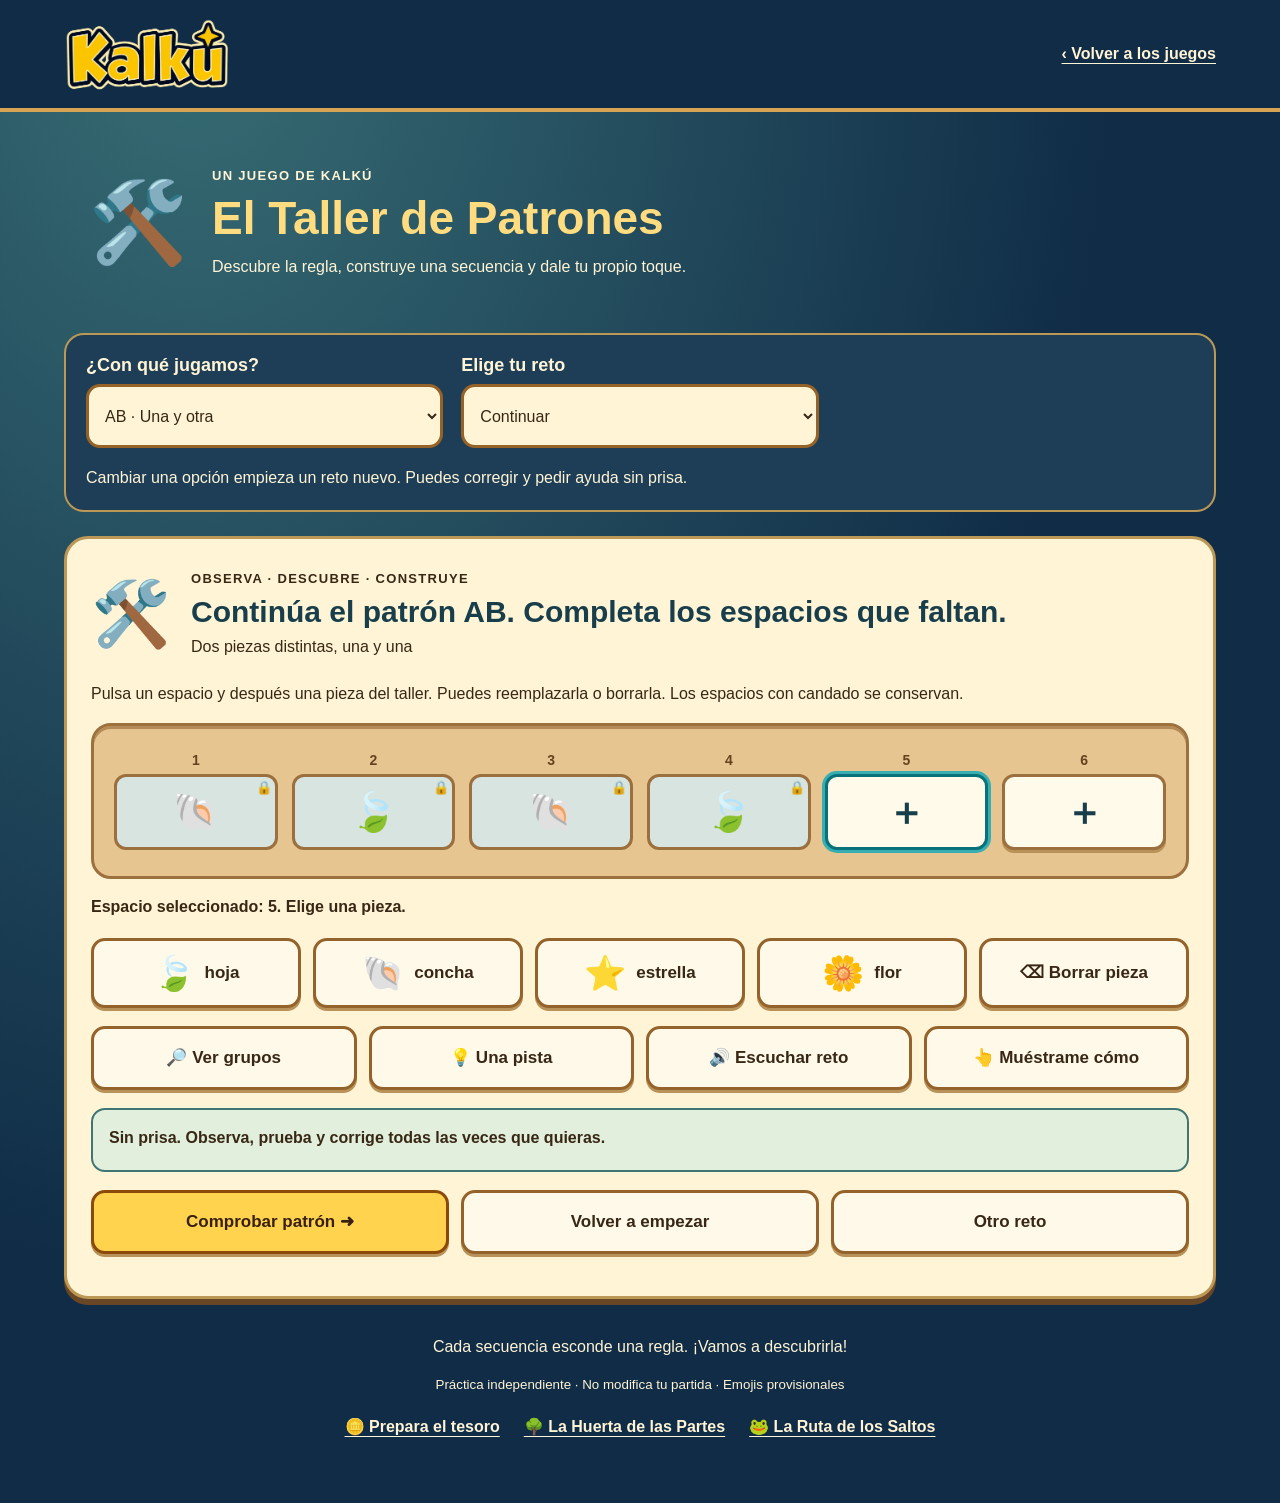
<file: mockup-taller-patrones.html>
<!DOCTYPE html>
<html lang="es">
<head>
  <meta charset="UTF-8">
  <meta name="viewport" content="width=device-width, initial-scale=1">
  <meta name="color-scheme" content="light">
  <title>Kalkú · El Taller de Patrones</title>
  <link rel="icon" type="image/png" href="assets/kalku-logo/kalku-logo-direction-1-cartoon-transparent.png">
  <link rel="stylesheet" href="css/branding.css">
  <link rel="stylesheet" href="css/pattern-game.css">
</head>
<body class="pattern-page">
  <header class="pattern-header"><div class="pattern-header-inner">
    <a class="kalku-brand" href="index.html"><img src="assets/kalku-logo/kalku-logo-direction-1-cartoon-transparent.png" alt="Kalkú" width="1678" height="937"></a>
    <a href="index.html">‹ Volver a los juegos</a>
  </div></header>
  <main class="pattern-main">
    <section class="pattern-welcome" aria-labelledby="pattern-title"><span class="pattern-emblem" aria-hidden="true">🛠️</span><div><p class="pattern-eyebrow">Un juego de Kalkú</p><h1 id="pattern-title">El Taller de Patrones</h1><p>Descubre la regla, construye una secuencia y dale tu propio toque.</p></div></section>
    <section class="pattern-settings" aria-label="Preparar la partida">
      <div><label for="pattern-family">¿Con qué jugamos?</label><select id="pattern-family"><option value="AB">AB · Una y otra</option><option value="AAB">AAB · Dos y una</option><option value="ABC">ABC · Tres distintas</option><option value="number">Números · Saltos iguales</option></select></div>
      <div><label for="pattern-mode">Elige tu reto</label><select id="pattern-mode"><option value="continue">Continuar</option><option value="create">Crear mi patrón</option><option value="repair">Reparar</option></select></div>
      <div id="pattern-range-setting" hidden><label for="pattern-range">Números de la serie</label><select id="pattern-range"><option value="20">Hasta 20 · Saltos de 1 y 2</option><option value="100">Hasta 100 · También 5 y 10</option></select></div>
      <p>Cambiar una opción empieza un reto nuevo. Puedes corregir y pedir ayuda sin prisa.</p>
    </section>
    <div id="pattern-activity"></div>
    <noscript>Activa JavaScript para construir tus patrones.</noscript>
    <footer class="pattern-footer"><p>Cada secuencia esconde una regla. ¡Vamos a descubrirla!</p><small>Práctica independiente · No modifica tu partida · Emojis provisionales</small><nav aria-label="Otros juegos"><a href="mockup-tesoro-monedas.html">🪙 Prepara el tesoro</a><a href="mockup-huerta-partes.html">🌳 La Huerta de las Partes</a><a href="mockup-ruta-saltos.html">🐸 La Ruta de los Saltos</a></nav></footer>
  </main>
  <script src="js/activities/pattern-model.js"></script>
  <script src="js/activities/activity-speech.js"></script>
  <script src="js/activities/pattern-data.js"></script>
  <script src="js/activities/pattern-activity.js"></script>
  <script src="js/pattern-mockup.js"></script>
</body>
</html>
</file>
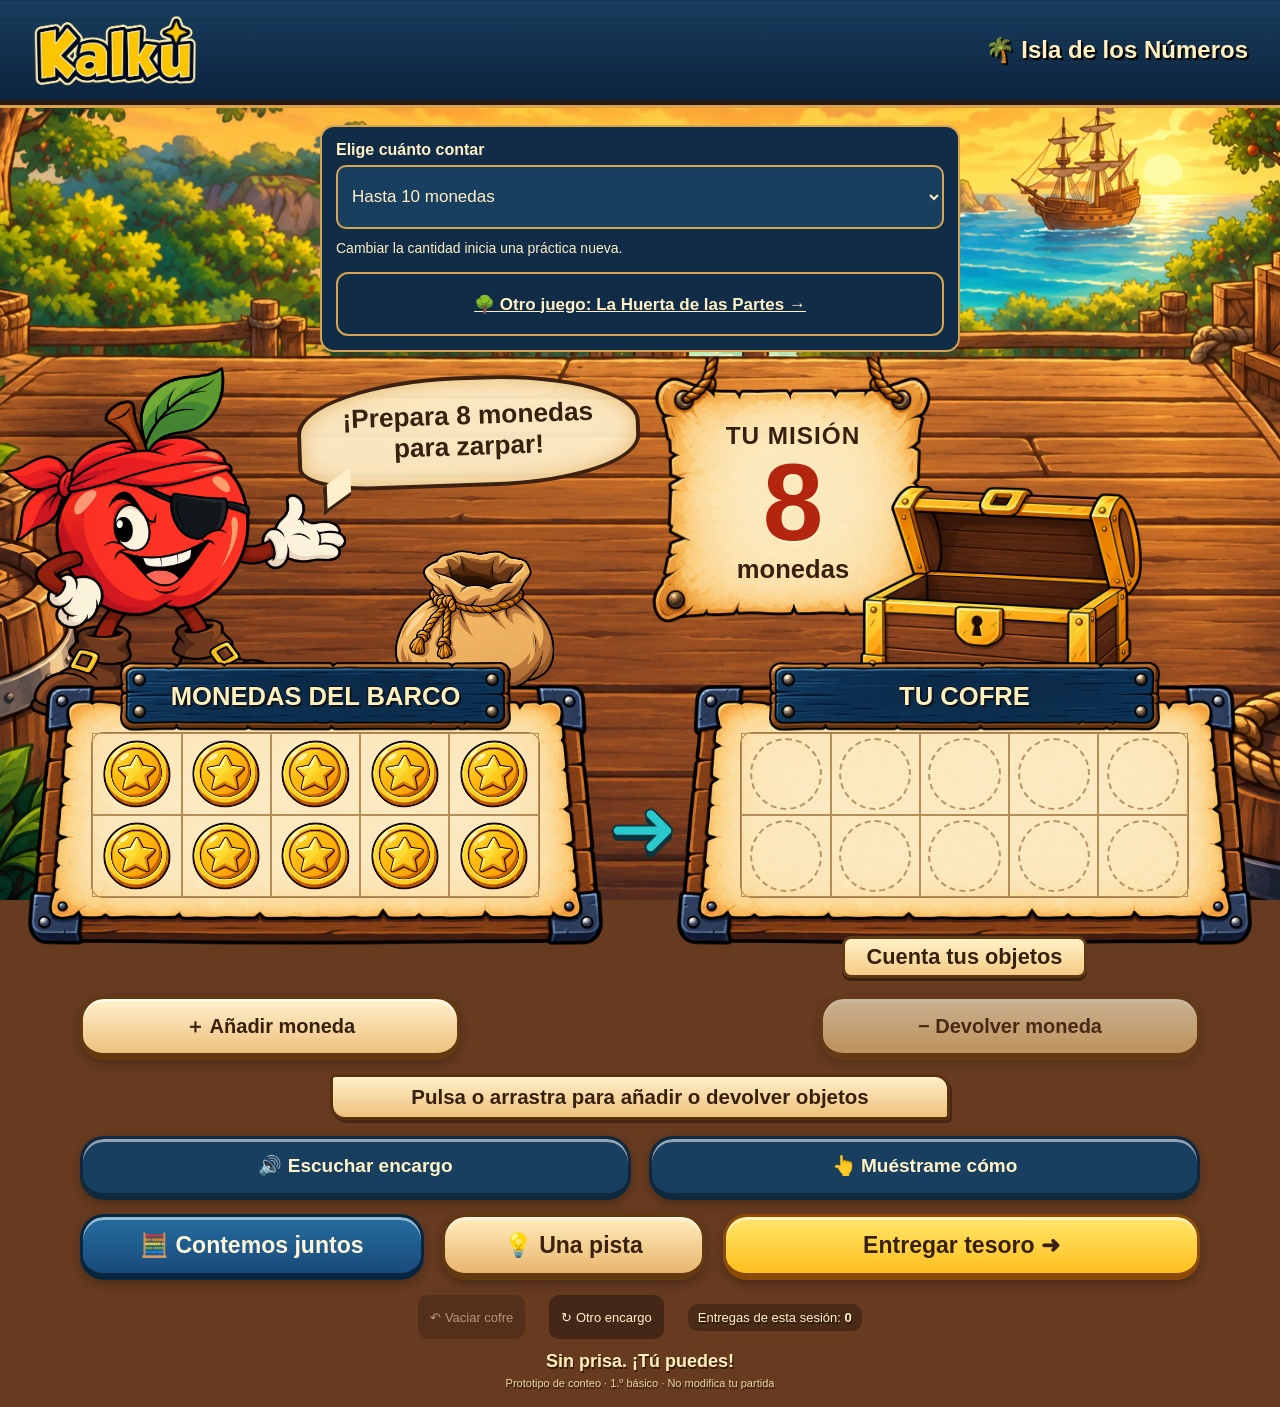
<file: mockup-tesoro-monedas.html>
<!DOCTYPE html>
<html lang="es">
<head>
  <meta charset="UTF-8">
  <meta name="viewport" content="width=device-width, initial-scale=1">
  <meta name="color-scheme" content="light">
  <title>Kalkú · Prepara el tesoro</title>
  <link rel="icon" type="image/png" href="assets/kalku-logo/kalku-logo-direction-1-cartoon-transparent.png">
  <link rel="stylesheet" href="css/treasure-mockup.css">
  <link rel="stylesheet" href="css/branding.css">
  <link rel="preload" as="image" href="assets/treasure-activity/chest-closed.png">
</head>
<body>
  <header class="topbar"><div class="topbar-inner"><div class="kalku-brand"><img src="assets/kalku-logo/kalku-logo-direction-1-cartoon-transparent.png" alt="Kalkú" width="1678" height="937" fetchpriority="high"></div><div class="world-name">🌴 Isla de los Números</div></div></header>
  <main>
    <div class="practice-range"><label for="practice-range">Elige cuánto contar</label><select id="practice-range"><option value="10">Hasta 10 monedas</option><option value="20">Hasta 20 · decenas y unidades</option></select><p>Cambiar la cantidad inicia una práctica nueva.</p><a class="other-game-link" href="mockup-huerta-partes.html">🌳 Otro juego: La Huerta de las Partes →</a></div>
    <div id="treasure-activity"></div>
    <noscript>Activa JavaScript para preparar el tesoro y mover las monedas.</noscript>
    <footer>Sin prisa. ¡Tú puedes!<div class="prototype-note">Prototipo de conteo · 1.º básico · No modifica tu partida</div></footer>
  </main>
  <script src="js/activities/quantity-model.js"></script>
  <script src="js/activities/quantity-data.js"></script>
  <script src="js/activities/activity-speech.js"></script>
  <script src="js/activities/quantity-activity.js"></script>
  <script src="js/treasure-mockup.js"></script>
</body>
</html>
</file>
<file: css/branding.css>
/* Kalkú: shared presentation of the transparent PNG logo. */
.kalku-brand {
    position: relative;
    display: block;
    flex-shrink: 0;
    width: clamp(120px, 13vw, 166px);
    aspect-ratio: 1620 / 740;
    overflow: hidden;
    background: transparent;
}

/* Frame the lettering and accent while hiding excess transparent canvas. */
.kalku-brand img {
    position: absolute;
    display: block;
    width: 103.58%;
    height: 126.622%;
    max-width: none;
    left: -1.852%;
    top: -14.865%;
}

.showcase-header .kalku-brand {
    width: 220px;
    max-width: 100%;
    margin: 0 auto 16px;
}
</file>
<file: css/composition-activity.css>
.composition-widget { color:#38200f; font-family:'Trebuchet MS','Segoe UI',sans-serif; margin:24px auto; max-width:1200px; }
.composition-widget,.composition-widget * { box-sizing:border-box; }
.composition-widget [hidden] { display:none !important; }
.composition-widget .comp-sr-only { position:absolute; width:1px; height:1px; padding:0; margin:-1px; overflow:hidden; clip-path:inset(50%); white-space:nowrap; border:0; }
.composition-widget button,.composition-widget input { font:inherit; }
.composition-widget button { cursor:pointer; min-height:64px; min-width:64px; padding:12px 16px; color:#fff0c5; background:#183f60; border:3px solid #10293f; border-bottom-width:6px; border-radius:16px; font-weight:800; font-size:18px; line-height:1.3; }
.composition-widget button:disabled { opacity:.6; cursor:default; }
.composition-widget button:focus-visible,.composition-widget input:focus-visible,.composition-widget [tabindex]:focus-visible { outline:3px solid #102c47; outline-offset:2px; box-shadow:0 0 0 6px #fff0c5; }
.composition-widget p { line-height:1.5; margin:12px 0; }
.composition-widget .comp-intro { display:grid; grid-template-columns:150px minmax(0,1fr); gap:20px; padding:18px; align-items:center; background:#fff0c5; border:4px solid #603916; border-radius:22px; }
.composition-widget .comp-guide { display:grid; place-items:center; font-size:100px; line-height:1.2; }
.composition-widget h2 { margin:0; font-size:clamp(20px,2.3vw,30px); line-height:1.35; }
.composition-widget .comp-target { display:block; font-size:42px; color:#a72615; }
.composition-widget .comp-controls { background:#102c47; color:#fff0c5; padding:14px 18px; border:2px solid #d6a453; border-radius:12px; font-size:16px; }
.composition-widget .comp-bank,.composition-widget .comp-basket { min-width:0; padding:18px; background:linear-gradient(#ffefc6,#eac386); border:4px solid #603916; border-radius:18px; box-shadow:0 5px #102c47; }
.composition-widget h3 { margin:0 0 14px; text-align:center; font-size:24px; }
.composition-widget .comp-bank { margin:18px 0; }
.composition-widget .comp-bank-coins { display:grid; grid-template-columns:repeat(auto-fit,minmax(44px,56px)); gap:6px; justify-content:center; }
.composition-widget .comp-baskets { display:grid; grid-template-columns:minmax(0,1fr) minmax(0,1fr); gap:20px; margin:20px 0; align-items:start; }
.composition-widget .comp-basket h3 { display:flex; align-items:center; justify-content:center; gap:12px; color:#fff0c5; background:#102c47; border-radius:12px; padding:10px; }
.composition-widget .comp-basket-icon { font-size:42px; line-height:1; }
.composition-widget .comp-coins { display:grid; grid-template-columns:repeat(5,minmax(0,1fr)); max-width:340px; margin:12px auto; border:1px solid #a67843; }
.composition-widget .comp-cell { position:relative; min-width:0; min-height:44px; aspect-ratio:1; display:grid; place-items:center; border:1px solid #b48d58; }
.composition-widget .comp-coins .comp-cell:nth-child(n+11):nth-child(-n+15) { border-top:5px solid #805027; }
.composition-widget .comp-cell:empty::before { content:''; display:block; width:75%; aspect-ratio:1; border:2px dashed #a9804e; border-radius:50%; }
.composition-widget button.comp-object { min-width:44px; min-height:44px; width:100%; height:100%; padding:0; border:0; border-radius:50%; background:transparent; touch-action:none; }
.composition-widget .comp-fruit { display:flex; align-items:center; justify-content:center; width:100%; height:100%; font-size:clamp(30px,5vw,46px); line-height:1; pointer-events:none; user-select:none; }
.composition-widget .comp-number { position:absolute; bottom:0; right:0; border:2px solid #fff0c5; border-radius:50%; min-width:24px; height:24px; text-align:center; background:#125548; color:white; font-size:13px; font-weight:800; pointer-events:none; }
.composition-widget .comp-count,.composition-widget .comp-lock { text-align:center; font-weight:800; }
.composition-widget .comp-lock { background:#fff9e4; border-radius:10px; padding:8px; }
.composition-widget .comp-actions { display:flex; flex-wrap:wrap; justify-content:center; gap:12px; margin:14px 0; }
.composition-widget .comp-actions button { flex:1 1 170px; max-width:460px; }
.composition-widget button[aria-pressed="true"] { outline:3px solid #805027; outline-offset:3px; }
.composition-widget .comp-equation { color:#fff0c5; background:#102c47; border:2px solid #d6a453; border-radius:14px; padding:16px; text-align:center; font-size:clamp(22px,3vw,34px); font-weight:800; }
.composition-widget .comp-answer { display:flex; flex-wrap:wrap; justify-content:center; align-items:center; gap:16px; padding:16px; background:#fff0c5; border:3px solid #603916; border-radius:14px; }
.composition-widget .comp-answer label { font-size:21px; font-weight:800; }
.composition-widget input { min-height:64px; width:112px; text-align:center; font-size:32px; border:3px solid #805027; border-radius:12px; color:#38200f; background:#fff9e4; }
.composition-widget .comp-solutions,.composition-widget .comp-feedback,.composition-widget .comp-example { padding:16px; border:3px solid #603916; border-radius:14px; background:#fff0c5; text-align:center; font-size:18px; }
.composition-widget [data-role="audio"] { padding:10px; color:#fff0c5; background:#102c47; border-radius:10px; }
.composition-widget [data-role="audio"]:empty { display:none; }
.composition-widget .comp-primary { background:linear-gradient(#ffe66c,#ffc01d); color:#38200f; border-color:#8c4a08; }
.composition-widget .comp-example-coins { display:flex; justify-content:center; align-items:center; gap:6px; font-size:28px; }
.composition-widget .comp-example-fruit { font-size:40px; }
.composition-widget .comp-ghost { position:fixed; width:70px; height:70px; z-index:1000; transform:translate(-50%,-50%); pointer-events:none; }
.composition-widget .comp-ghost .comp-fruit { font-size:56px; }
@media (max-width:760px) {
  .composition-widget .comp-intro { grid-template-columns:90px minmax(0,1fr); gap:12px; padding:14px; }
  .composition-widget .comp-baskets { grid-template-columns:minmax(0,1fr); gap:18px; }
  .composition-widget .comp-bank,.composition-widget .comp-basket { padding:12px; }
  .composition-widget button { font-size:16px; padding:10px; }
  .composition-widget .comp-actions { gap:10px; }
  .composition-widget .comp-actions button { flex-basis:120px; }
  .composition-widget h3 { font-size:22px; }
}

/* The orchard is an independent game: warm harvest colours and woven baskets. */
.composition-widget .comp-game-label { margin:0 0 10px; color:#385b30; font-size:16px; font-weight:900; letter-spacing:.08em; text-transform:uppercase; }
.composition-widget .comp-target { color:#385b30; }
.composition-widget .comp-bank { background:#e8efbd; border-color:#536d35; }
.composition-widget .comp-basket { border-color:#805027; border-radius:20px 20px 36px 36px; background:repeating-linear-gradient(45deg,#a46c2d13 0 5px,transparent 5px 12px),linear-gradient(#fff0cd,#eac58c); }
.composition-widget .comp-basket h3 { background:#365737; }
.composition-widget .comp-coins { background:#fff9e4; border-radius:12px; overflow:visible; }
.composition-widget .comp-cell:empty::before { border-color:#91a36c; }
@media (max-width:760px) { .composition-widget .comp-guide { font-size:66px; } .composition-widget .comp-game-label { font-size:13px; letter-spacing:.04em; } }
</file>
<file: css/garden-game.css>
/* Orchard host and game launcher. Interface placeholders use emojis; no generated art. */
.garden-page { margin:0; min-height:100vh; color:#382b1a; font-family:'Trebuchet MS','Segoe UI',sans-serif; background:radial-gradient(ellipse at 15% 10%,#fff1a1 0,transparent 40%),linear-gradient(#dcedc2,#a5bd79 55%,#d9bd83); }
.garden-page * { box-sizing:border-box; }
.garden-header { background:#102c47; color:#fff0c5; border-bottom:4px solid #d6a453; }
.garden-header-inner { max-width:1250px; margin:auto; padding:18px 24px; display:flex; align-items:center; justify-content:space-between; gap:18px; }
.garden-header a,.garden-footer a { color:inherit; font-weight:800; text-underline-offset:4px; }
.garden-header a:not(.kalku-brand) { display:flex; align-items:center; min-height:64px; }
.garden-main { max-width:1250px; margin:auto; padding:24px; }
.garden-welcome { display:flex; align-items:center; gap:24px; margin:4px 0 24px; padding:24px; border:4px solid #536d35; border-radius:28px; background:#fff7d9; box-shadow:0 6px #7f9256; }
.garden-emblem { font-size:96px; line-height:1.2; }
.garden-eyebrow { text-transform:uppercase; font-size:14px; font-weight:800; letter-spacing:.12em; color:#426039; }
.garden-welcome h1 { margin:4px 0 8px; color:#2d492d; font-size:clamp(28px,4vw,44px); }
.garden-welcome p { margin:6px 0; line-height:1.5; }
.garden-settings { display:grid; grid-template-columns:1fr 1fr; gap:16px 24px; padding:20px; border:3px solid #536d35; border-radius:20px; background:#365737; color:#fff6cf; }
.garden-settings > div { min-width:0; }
.garden-settings label { display:block; margin-bottom:8px; font-size:18px; font-weight:800; }
.garden-settings select { width:100%; min-height:64px; font:inherit; font-size:17px; color:#382b1a; background:#fff7d9; padding:12px; border:3px solid #805027; border-radius:14px; }
.garden-settings p { grid-column:1/-1; margin:0; font-size:14px; }
.garden-page a:focus-visible,.garden-settings select:focus-visible { outline:3px solid #fff0c5; outline-offset:3px; box-shadow:0 0 0 6px #102c47; }
.garden-footer { text-align:center; padding:20px 0 10px; color:#263d26; font-weight:700; line-height:1.5; }
.garden-footer small { display:block; font-weight:400; }
.garden-footer a { display:inline-flex; align-items:center; justify-content:center; min-height:64px; margin-top:14px; padding:10px 16px; border:2px solid #536d35; border-radius:14px; background:#fff7d9; }
.garden-page .comp-game-label,.garden-level-screen .comp-game-label { display:none; }
.quantity-level-screen.garden-level-screen { background:radial-gradient(ellipse at 15% 0%,#fff1b8,transparent 50%),linear-gradient(#dcecc3,#a8bf7e 60%,#d6ba83); }
.garden-level-screen .quantity-level-toolbar { background:#365737; border-color:#8d6a2c; }
.island-minigames { margin:24px; padding:22px; border:2px solid #bb9855; border-radius:20px; background:#102c47e8; color:#fff0c5; }
.island-minigames h2 { margin:0 0 16px; font-size:24px; }
.island-game-grid { display:grid; grid-template-columns:1fr 1fr; gap:18px; }
.island-game-card { min-width:0; padding:18px; border:2px solid #aa864b; border-radius:16px; background:#1e3e57; }
.island-game-card.garden-card { background:#365737; }
.island-game-card h3 { margin:0 0 10px; font-size:23px; }
.island-game-card p { margin:0 0 16px; line-height:1.5; }
.island-game-card button { width:100%; min-height:64px; padding:12px; border:3px solid #8c4a08; border-radius:14px; background:#ffd34e; color:#38200f; font:inherit; font-weight:800; font-size:18px; cursor:pointer; }
.island-game-card button:focus-visible { outline:3px solid #fff0c5; outline-offset:3px; }
.garden-modal-icon { font-size:64px; text-align:center; margin:8px 0 16px; }
@media (max-width:760px) {
  .garden-header-inner { padding:12px 16px; gap:12px; }
  .garden-header a:not(.kalku-brand) { font-size:14px; }
  .garden-main { padding:16px 12px; }
  .garden-welcome { gap:14px; padding:16px; }
  .garden-emblem { font-size:54px; }
  .garden-welcome h1 { font-size:28px; }
  .garden-settings,.island-game-grid { grid-template-columns:minmax(0,1fr); }
  .garden-settings { padding:16px; }
  .island-minigames { margin:16px 10px; padding:16px; }
}
</file>
<file: css/styles.css>
/* ============================================================
   Kalkú: Estilos Modernos y Lúdicos (Estilo Duolingo / Brain)
   ============================================================ */

:root {
    --bg-main: #0f172a;
    --bg-card: #1e293b;
    --bg-card-hover: #334155;
    --border-color: #334155;
    --text-main: #f8fafc;
    --text-muted: #94a3b8;
    --primary: #10b981;
    --primary-shadow: #059669;
    --accent: #6366f1;
    --danger: #ef4444;
    --danger-shadow: #dc2626;
    --warning: #f59e0b;
    --radius-sm: 8px;
    --radius-md: 14px;
    --radius-lg: 20px;
    --radius-full: 9999px;
    --shadow-btn: 0 4px 0;
    --font-family: 'Segoe UI', system-ui, -apple-system, Roboto, sans-serif;
}

* {
    box-sizing: border-box;
    margin: 0;
    padding: 0;
}

body {
    background-color: var(--bg-main);
    color: var(--text-main);
    font-family: var(--font-family);
    min-height: 100vh;
    display: flex;
    flex-direction: column;
    overflow-x: hidden;
    user-select: none;
}

/* ==========================================
   HEADER SUPERIOR
   ========================================== */
.main-header {
    position: sticky;
    top: 0;
    z-index: 50;
    background: rgba(15, 23, 42, 0.92);
    backdrop-filter: blur(12px);
    border-bottom: 2px solid var(--border-color);
    padding: 12px 20px;
}

.header-container {
    max-width: 900px;
    margin: 0 auto;
    display: flex;
    justify-content: space-between;
    align-items: center;
}

.brand-logo {
    display: flex;
    align-items: center;
    gap: 8px;
    font-size: 1.25rem;
    font-weight: 800;
    color: #f8fafc;
    text-shadow: 0 2px 4px rgba(0, 0, 0, 0.4);
}

.brand-icon {
    font-size: 1.6rem;
    animation: float 3s ease-in-out infinite;
}

.header-stats {
    display: flex;
    align-items: center;
    gap: 14px;
}

.stat-pill {
    background: var(--bg-card);
    border: 1px solid var(--border-color);
    padding: 6px 14px;
    border-radius: var(--radius-full);
    font-weight: 700;
    font-size: 0.95rem;
    display: flex;
    align-items: center;
    gap: 6px;
    box-shadow: 0 2px 4px rgba(0,0,0,0.2);
    cursor: default;
    transition: transform 0.15s ease;
}

.stat-pill.clickable {
    cursor: pointer;
}

.stat-pill.clickable:hover {
    transform: translateY(-2px);
    border-color: #475569;
}

.stat-pill.streak {
    color: var(--text-muted);
}

.stat-pill.streak.active {
    color: #ffedd5;
    background: #c2410c;
    border-color: #f97316;
    animation: flamePulse 1.5s infinite;
}

.icon-btn {
    background: var(--bg-card);
    border: 1px solid var(--border-color);
    color: var(--text-main);
    width: 38px;
    height: 38px;
    border-radius: var(--radius-full);
    display: flex;
    align-items: center;
    justify-content: center;
    font-size: 1.1rem;
    cursor: pointer;
    transition: transform 0.1s ease, background-color 0.2s;
}

.icon-btn:hover {
    background: var(--bg-card-hover);
    transform: scale(1.05);
}

/* ==========================================
   VISTA DEL MAPA DE MUNDOS Y NIVELES
   ========================================== */
.map-view {
    max-width: 1280px;
    margin: 0 auto;
    padding: 30px 20px 80px;
    width: 100%;
}

.header-container { max-width: 1240px; gap: 16px; }
.worlds-home-btn, .world-back-btn {
    border: 1px solid #38bdf8;
    border-radius: 24px;
    background: #0b223a;
    color: #f8fafc;
    padding: 9px 16px;
    font: inherit;
    font-weight: 800;
    cursor: pointer;
    white-space: nowrap;
}
.worlds-home-btn:hover, .world-back-btn:hover { background: #164e63; }
.world-route-view { max-width: 800px; }
.world-selector-heading { text-align: center; margin: 0 0 26px; }
.world-selector-heading h1 {
    font-size: clamp(2rem, 4vw, 3.4rem);
    line-height: 1.15;
    font-weight: 900;
    text-shadow: 0 4px 0 #020617;
}
.world-selector-heading p { color: #aac8e8; margin-top: 10px; font-weight: 600; }
.world-featured-grid { display: grid; grid-template-columns: repeat(2, minmax(0, 1fr)); gap: 20px; }
.world-compact-grid { display: grid; grid-template-columns: repeat(4, minmax(0, 1fr)); gap: 16px; }
.world-card {
    min-width: 0;
    border: 2px solid #facc15;
    border-radius: 22px;
    background: #0c1930;
    overflow: hidden;
    box-shadow: 0 8px 24px #02061788;
}
.world-card-scene {
    position: relative;
    height: 278px;
    background-position: center;
    background-size: cover;
    isolation: isolate;
}
.world-card-scene::before {
    content: '';
    position: absolute;
    inset: 0;
    background: linear-gradient(110deg, #071429cc, transparent 85%);
    z-index: -1;
}
.world-card-copy { position: relative; z-index: 2; padding: 20px; max-width: 60%; }
.world-card-copy h2 {
    max-width: 11ch;
    font-size: clamp(1.6rem, 2.4vw, 2.5rem);
    line-height: 1.08;
    font-weight: 900;
    margin: 10px 0 16px;
    text-shadow: 0 3px 4px #020617;
    overflow-wrap: break-word;
}
.world-card-copy p {
    background: #0b1835ed;
    border: 1px solid #7294b5;
    border-radius: 18px;
    padding: 6px 10px;
    font-size: .78rem;
    font-weight: 700;
    line-height: 1.45;
}
.world-card-badge { background: #facc15; color: #172033; padding: 6px 12px; border-radius: 16px; font-size: .8rem; font-weight: 900; display: inline-block; }
.world-card-character { position: absolute; right: 8px; bottom: 8px; width: 48%; height: 92%; object-fit: contain; filter: drop-shadow(0 8px 5px #02061788); }
.world-card-summary { display: grid; grid-template-columns: minmax(0, 1fr) auto auto; align-items: center; gap: 14px; padding: 16px; border-top: 1px solid #54718f; }
.world-card-progress { display: grid; gap: 8px; min-width: 0; font-size: .95rem; }
.world-card-progress progress { appearance: none; width: 100%; height: 14px; border: 1px solid #7294b5; border-radius: 20px; background: #203047; overflow: hidden; }
.world-card-progress progress::-webkit-progress-bar { background: #203047; }
.world-card-progress progress::-webkit-progress-value { background: linear-gradient(90deg, #10b981, #2dd4bf); border-radius: 20px; }
.world-card-progress progress::-moz-progress-bar { background: #10b981; border-radius: 20px; }
.world-card-stars { display: grid; gap: 6px; font-weight: 800; font-size: 1rem; white-space: nowrap; }
.world-card-stars small { color: #a9c9e9; font-weight: 500; font-size: .75rem; }
.world-enter-btn { display: flex; align-items: center; justify-content: center; gap: 12px; padding: 12px 16px; border: 1px solid #fff4ab; border-radius: 16px; background: linear-gradient(#ffe363, #fbbf24); color: #172033; box-shadow: 0 4px 0 #a16207; font: inherit; font-weight: 900; cursor: pointer; }
.world-enter-btn span { font-size: 1.8rem; line-height: .8; }
.world-enter-btn:hover { background: #fde68a; transform: translateY(-1px); }
.world-enter-btn:active { transform: translateY(3px); box-shadow: 0 1px 0 #a16207; }
.world-enter-btn:focus-visible, .worlds-home-btn:focus-visible, .world-back-btn:focus-visible { outline: 3px solid #38bdf8; outline-offset: 3px; }
.more-worlds-heading { display: flex; gap: 20px; align-items: center; text-align: center; font-size: 1.7rem; margin: 30px 0 18px; }
.more-worlds-heading::before, .more-worlds-heading::after { content: ''; height: 1px; flex: 1; background: #7294b5; }
.world-card-compact .world-card-scene { height: 170px; background-image: url('../assets/world-thumbnails-80s.png'); background-size: 200% 200%; }
.world-card-3 .world-card-scene { background-position: left top; }
.world-card-4 .world-card-scene { background-position: right top; }
.world-card-5 .world-card-scene { background-position: left bottom; }
.world-card-6 .world-card-scene { background-position: right bottom; }
.world-card-compact.world-card-custom-art .world-card-scene { background-size: cover; background-position: center bottom; }
.world-card-compact .world-card-copy { max-width: 100%; padding: 14px; }
.world-card-compact .world-card-copy h2 { font-size: 1.1rem; margin: 0; max-width: none; }
.world-card-compact .world-card-summary { padding: 12px; gap: 8px; }
.world-card-compact .world-card-progress { font-size: .7rem; }
.world-card-compact .world-card-stars { font-size: .78rem; }
.world-card-compact .world-enter-btn { padding: 8px 10px; font-size: .8rem; gap: 8px; }
.world-selector-help { text-align: center; color: #a9c9e9; margin-top: 28px; font-size: .9rem; }
.world-route-toolbar { display: flex; align-items: center; gap: 16px; margin-bottom: 20px; }
.world-route-toolbar span { color: #a9c9e9; font-size: .8rem; }
.world-route-view .node-title { white-space: normal; }

@media (max-width: 1050px) {
    .world-compact-grid { grid-template-columns: repeat(2, minmax(0, 1fr)); }
    .world-card-featured .world-card-summary { grid-template-columns: minmax(0, 1fr) auto; }
    .world-card-featured .world-enter-btn { grid-column: 1 / -1; }
}
@media (max-width: 700px) {
    .world-featured-grid { grid-template-columns: minmax(0, 1fr); }
    .world-card-copy h2 { font-size: 2rem; }
    .header-container { flex-wrap: wrap; gap: 12px; }
    .header-stats { width: 100%; justify-content: space-between; gap: 6px; }
    .stat-pill { padding: 6px 9px; font-size: .8rem; }
    .world-route-toolbar { flex-direction: column; align-items: flex-start; }
    .world-route-view .world-header { gap: 12px; padding: 20px 16px; }
}
@media (max-width: 450px) {
    .world-compact-grid { grid-template-columns: minmax(0, 1fr); }
    .map-view { padding: 24px 12px 50px; }
    .world-card-copy { padding: 16px; max-width: 57%; }
    .world-card-copy h2 { font-size: 1.7rem; }
    .world-card-copy p { font-size: .7rem; }
    .world-card-summary { padding: 12px; gap: 10px; }
    .world-card-scene { height: 260px; }
    .world-card-character { right: 0; width: 46%; height: 85%; }
}

@media (prefers-reduced-motion: reduce) {
    *, *::before, *::after {
        animation-duration: .01ms !important;
        animation-iteration-count: 1 !important;
        transition-duration: .01ms !important;
        scroll-behavior: auto !important;
    }
}

.world-section {
    margin-bottom: 50px;
    background: rgba(30, 41, 59, 0.5);
    border: 1px solid var(--border-color);
    border-radius: var(--radius-lg);
    overflow: hidden;
    box-shadow: 0 8px 24px rgba(0, 0, 0, 0.3);
}

.world-header {
    padding: 24px 28px;
    display: flex;
    justify-content: space-between;
    align-items: center;
    color: #ffffff;
    text-shadow: 0 1px 3px rgba(0,0,0,0.4);
}

.world-badge {
    display: inline-block;
    background: rgba(0, 0, 0, 0.25);
    padding: 4px 10px;
    border-radius: var(--radius-sm);
    font-size: 0.8rem;
    font-weight: 800;
    letter-spacing: 0.05em;
    margin-bottom: 6px;
}

.world-title {
    font-size: 1.6rem;
    font-weight: 800;
}

.world-subtitle {
    font-size: 0.95rem;
    opacity: 0.9;
    margin-top: 2px;
}

.world-progress-badge {
    background: rgba(0, 0, 0, 0.35);
    padding: 8px 16px;
    border-radius: var(--radius-md);
    text-align: center;
    display: flex;
    flex-direction: column;
}

.world-progress-badge span {
    font-size: 1.25rem;
    font-weight: 800;
}

.world-progress-badge small {
    font-size: 0.75rem;
    opacity: 0.8;
}

/* Ruta serpenteante de nodos */
.levels-path {
    padding: 40px 20px;
    display: flex;
    flex-direction: column;
    align-items: center;
    gap: 36px;
    position: relative;
}

/* Línea conectora entre niveles estilo Duolingo */
.levels-path::before {
    content: '';
    position: absolute;
    top: 60px;
    bottom: 60px;
    width: 6px;
    background: repeating-linear-gradient(
        to bottom,
        #334155 0px,
        #334155 12px,
        transparent 12px,
        transparent 24px
    );
    border-radius: var(--radius-full);
    z-index: 0;
}

.level-node-wrapper {
    display: flex;
    flex-direction: column;
    align-items: center;
    position: relative;
    z-index: 1;
    transition: transform 0.3s cubic-bezier(0.34, 1.56, 0.64, 1);
}

.level-node-wrapper.offset-left {
    transform: translateX(-40px);
}

.level-node-wrapper.offset-right {
    transform: translateX(40px);
}

@media (max-width: 600px) {
    .level-node-wrapper.offset-left {
        transform: translateX(-24px);
    }
    .level-node-wrapper.offset-right {
        transform: translateX(24px);
    }
}

.level-node {
    width: 76px;
    height: 76px;
    border-radius: var(--radius-full);
    border: none;
    display: flex;
    flex-direction: column;
    align-items: center;
    justify-content: center;
    font-size: 1.8rem;
    cursor: pointer;
    position: relative;
    box-shadow: 0 6px 0 #1e293b, 0 10px 15px rgba(0, 0, 0, 0.4);
    transition: all 0.15s ease;
}

.level-node.unlocked {
    background: linear-gradient(135deg, #10b981, #059669);
    box-shadow: 0 6px 0 #047857, 0 10px 20px rgba(16, 185, 129, 0.3);
}

.level-node.unlocked:hover {
    transform: translateY(-3px);
    box-shadow: 0 9px 0 #047857, 0 14px 24px rgba(16, 185, 129, 0.4);
}

.level-node.unlocked:active {
    transform: translateY(4px);
    box-shadow: 0 2px 0 #047857;
}

.level-node.current {
    background: linear-gradient(135deg, #f59e0b, #d97706);
    box-shadow: 0 6px 0 #b45309, 0 0 25px rgba(245, 158, 11, 0.6);
    animation: bounceNode 2s infinite ease-in-out;
}

.level-node.locked {
    background: #334155;
    box-shadow: 0 6px 0 #1e293b;
    opacity: 0.65;
    cursor: not-allowed;
}

.level-node.boss-node.unlocked {
    border-color: #ef4444;
    box-shadow: 0 6px 0 #991b1b, 0 0 20px rgba(239, 68, 68, 0.45);
    animation: bossPulse 2s infinite ease-in-out;
}

@keyframes bossPulse {
    0%, 100% { transform: scale(1); }
    50% { transform: scale(1.05); }
}

.boss-node-tag {
    color: #f87171 !important;
    font-weight: 800 !important;
    letter-spacing: 0.04em;
}

.current-indicator {
    position: absolute;
    top: -26px;
    background: #f59e0b;
    color: #0f172a;
    font-weight: 800;
    font-size: 0.75rem;
    padding: 3px 8px;
    border-radius: var(--radius-full);
    box-shadow: 0 2px 6px rgba(0,0,0,0.4);
    animation: float 2s infinite;
}

.node-info {
    margin-top: 8px;
    text-align: center;
    display: flex;
    flex-direction: column;
    align-items: center;
}

.node-level-num {
    font-size: 0.75rem;
    font-weight: 800;
    color: var(--text-muted);
    text-transform: uppercase;
}

.node-title {
    font-size: 0.95rem;
    font-weight: 700;
    max-width: 160px;
    white-space: nowrap;
    overflow: hidden;
    text-overflow: ellipsis;
}

.node-stars {
    font-size: 0.85rem;
    margin-top: 2px;
}

/* ==========================================
   VISTA DE JUEGO / QUIZ
   ========================================== */
.quiz-view {
    max-width: 860px;
    margin: 0 auto;
    padding: 18px 20px 140px;
    width: 100%;
    display: flex;
    flex-direction: column;
    gap: 16px;
}

/* Subbar de Quiz / Navegación y Progreso */
.quiz-subbar {
    display: flex;
    align-items: center;
    justify-content: space-between;
    gap: 12px;
    margin-bottom: 12px;
    width: 100%;
}

.subbar-back-btn {
    width: 38px;
    height: 38px;
    border-radius: var(--radius-full);
    background: #152238;
    border: 1px solid #233758;
    color: #ffffff;
    font-size: 1.4rem;
    font-weight: 700;
    display: flex;
    align-items: center;
    justify-content: center;
    cursor: pointer;
    box-shadow: 0 4px 10px rgba(0, 0, 0, 0.3);
    transition: transform 0.12s ease, background 0.12s ease;
    line-height: 1;
    padding-bottom: 2px;
}

.subbar-back-btn:hover {
    background: #1e3252;
    transform: scale(1.08);
}

.subbar-level-pill {
    display: flex;
    align-items: center;
    gap: 8px;
    background: #0f1c33;
    border: 1px solid #1f355c;
    border-radius: var(--radius-full);
    padding: 6px 14px;
    font-size: 0.88rem;
    font-weight: 700;
    color: #f1f5f9;
}

.subbar-level-icon {
    display: inline-flex;
    align-items: center;
    justify-content: center;
    background: #2563eb;
    color: #ffffff;
    border-radius: 6px;
    padding: 2px 6px;
    font-size: 0.78rem;
}

.subbar-stepper-container {
    flex: 1;
    display: flex;
    align-items: center;
    justify-content: center;
    padding: 0 10px;
    overflow: hidden;
}

.subbar-stepper {
    display: flex;
    align-items: center;
    gap: 7px;
    position: relative;
    max-width: 100%;
}

.subbar-stepper::before {
    content: '';
    position: absolute;
    top: 50%;
    left: 4px;
    right: 4px;
    height: 2px;
    background: #1e2f4a;
    transform: translateY(-50%);
    z-index: 1;
}

.stepper-dot {
    width: 8px;
    height: 8px;
    border-radius: var(--radius-full);
    background: #23354f;
    position: relative;
    z-index: 2;
    transition: all 0.2s ease;
    flex-shrink: 0;
}

.stepper-dot.completed {
    background: #38bdf8;
    box-shadow: 0 0 6px rgba(56, 189, 248, 0.7);
}

.stepper-dot.current {
    width: 13px;
    height: 13px;
    background: #facc15;
    box-shadow: 0 0 12px rgba(250, 204, 21, 0.95);
    border: 2px solid #080d1a;
}

.subbar-mode-badge {
    display: flex;
    align-items: center;
    gap: 6px;
    background: #0f1c33;
    border: 1px solid #1f355c;
    border-radius: var(--radius-full);
    padding: 6px 14px;
    font-size: 0.82rem;
    font-weight: 700;
    color: #94a3b8;
    white-space: nowrap;
}

@media (max-width: 700px) {
    .quiz-subbar { display: grid; grid-template-columns: 38px minmax(0, 1fr); gap: 8px; }
    .subbar-level-pill { min-width: 0; }
    .subbar-level-title { overflow-wrap: anywhere; }
    .subbar-stepper-container { grid-column: 1 / -1; min-width: 0; padding: 4px 0; }
    .subbar-stepper { width: 100%; gap: 2px; justify-content: space-between; }
    .subbar-mode-badge { grid-column: 1 / -1; justify-self: start; max-width: 100%; white-space: normal; }
}

/* ==========================================
   ARENA DE BATALLA ESCÉNICA (ESTILO MOCKUP)
   ========================================== */
.boss-arena {
    width: 100%;
    margin-bottom: 16px;
    border-radius: 20px;
    overflow: hidden;
    box-shadow: 0 12px 35px rgba(0, 0, 0, 0.6), 0 0 0 1px rgba(255, 255, 255, 0.05);
    animation: fadeIn 0.3s ease-out;
}

.battle-stage-backdrop {
    position: relative;
    width: 100%;
    min-height: 380px;
    background: url('../assets/world-1/battle-stage-clean.jpg') center bottom / cover no-repeat;
    display: grid;
    grid-template-columns: minmax(0, 1fr) minmax(0, 1fr);
    grid-template-rows: auto 1fr auto;
    gap: 12px 20px;
    padding: 18px 20px 12px;
    transition: background-image 0.3s ease;
}

.battle-stage-backdrop.world-1 {
    background-image: url('../assets/world-1/battle-stage-clean.jpg');
}

.battle-stage-backdrop.world-2 {
    background-image: url('../assets/world-2/circus-battle-background-80s.png');
}

/* Floating Enemy HUD (Top Left) */
.stage-enemy-hud {
    position: relative;
    grid-column: 1;
    grid-row: 1;
    align-self: start;
    z-index: 10;
    background: rgba(10, 18, 36, 0.88);
    backdrop-filter: blur(8px);
    border: 1.5px solid #ca8a04;
    border-radius: 14px;
    padding: 12px 18px;
    min-width: 0;
    box-shadow: 0 8px 24px rgba(0, 0, 0, 0.55);
}

.stage-enemy-header {
    display: flex;
    align-items: center;
    justify-content: space-between;
    gap: 12px;
    flex-wrap: wrap;
}

.stage-enemy-name {
    font-family: 'Fredoka', sans-serif;
    font-size: 1.22rem;
    font-weight: 700;
    color: #ffffff;
    margin: 0;
    letter-spacing: -0.01em;
}

.stage-enemy-badge {
    padding: 2px 8px;
    border-radius: 6px;
    font-size: 0.68rem;
    font-weight: 900;
    letter-spacing: 0.05em;
    text-transform: uppercase;
}

.stage-enemy-badge.pirate,
.stage-enemy-badge.enemy {
    background: #dc2626;
    color: #ffffff;
    box-shadow: 0 0 8px rgba(220, 38, 38, 0.6);
}

.stage-enemy-badge.captain {
    background: #f59e0b;
    color: #0f172a;
    box-shadow: 0 0 8px rgba(245, 158, 11, 0.6);
}

.stage-enemy-badge.boss {
    background: linear-gradient(135deg, #7c3aed, #db2777);
    color: #ffffff;
    box-shadow: 0 0 10px rgba(124, 58, 237, 0.7);
}

.stage-enemy-badge.circus {
    background: linear-gradient(135deg, #0284c7, #06b6d4);
    color: #ffffff;
    box-shadow: 0 0 8px rgba(2, 132, 199, 0.6);
}

.stage-enemy-badge.candy {
    background: linear-gradient(135deg, #9d174d, #be185d);
    color: #fef3c7;
    box-shadow: 0 0 10px #fbbf2466;
}

.option-card.option-shuffled { animation: queenShuffle .3s ease-out; }
@keyframes queenShuffle {
    from { box-shadow: 0 0 18px #f472b6; border-color: #f9a8d4; }
    to { box-shadow: 0 4px 0 #0b1322; border-color: #25395c; }
}

.stage-enemy-title {
    font-size: 0.8rem;
    color: #94a3b8;
    margin: 2px 0 8px 0;
    font-weight: 500;
}

.stage-hp-container {
    width: 100%;
    height: 20px;
    background: rgba(15, 23, 42, 0.9);
    border: 1.5px solid #334155;
    border-radius: var(--radius-full);
    position: relative;
    overflow: hidden;
}

.stage-hp-bar {
    height: 100%;
    background: linear-gradient(90deg, #10b981, #059669);
    border-radius: var(--radius-full);
    transition: width 0.25s ease;
    box-shadow: 0 0 12px rgba(16, 185, 129, 0.6);
}

.stage-hp-bar.warning {
    background: linear-gradient(90deg, #f59e0b, #d97706);
    box-shadow: 0 0 12px rgba(245, 158, 11, 0.6);
}

.stage-hp-bar.danger {
    background: linear-gradient(90deg, #ef4444, #b91c1c);
    box-shadow: 0 0 12px rgba(239, 68, 68, 0.6);
}

.stage-hp-text {
    position: absolute;
    top: 0;
    left: 0;
    right: 0;
    bottom: 0;
    display: flex;
    align-items: center;
    justify-content: center;
    font-size: 0.78rem;
    font-weight: 900;
    color: #ffffff;
    text-shadow: 0 1px 3px rgba(0, 0, 0, 0.9);
    letter-spacing: 0.03em;
}

/* Center Stage Area: Character & Slap & Comic Bubble */
.stage-center-area {
    position: relative;
    grid-column: 1 / -1;
    grid-row: 2;
    justify-self: center;
    align-self: end;
    display: flex;
    flex-direction: column;
    align-items: center;
    z-index: 5;
    pointer-events: none;
}

.comic-speech-bubble {
    position: relative;
    grid-column: 2;
    grid-row: 1;
    align-self: center;
    justify-self: center;
    margin: 5px 0 9px;
    background: #fefce8;
    color: #0f172a;
    border: 2.5px solid #0f172a;
    border-radius: 18px;
    padding: 8px 18px;
    font-family: 'Fredoka', sans-serif;
    font-size: 1.05rem;
    font-weight: 800;
    line-height: 1.35;
    text-align: center;
    max-width: 100%;
    width: fit-content;
    min-width: 0;
    white-space: normal;
    word-break: break-word;
    box-shadow: 0 6px 18px rgba(0, 0, 0, 0.45);
    animation: speechFloat 2.5s ease-in-out infinite;
    z-index: 15;
}

.speech-tail {
    position: absolute;
    bottom: -9px;
    left: 50%;
    transform: translateX(-50%);
    width: 0;
    height: 0;
    border-left: 8px solid transparent;
    border-right: 8px solid transparent;
    border-top: 10px solid #fefce8;
}

@keyframes speechFloat {
    0%, 100% { transform: translateY(0); }
    50% { transform: translateY(-5px); }
}

.stage-avatar-wrapper {
    position: relative;
    width: 190px;
    height: 190px;
    display: flex;
    align-items: flex-end;
    justify-content: center;
}

.boss-avatar {
    width: 100%;
    height: 100%;
    display: flex;
    align-items: flex-end;
    justify-content: center;
    transition: transform 0.25s cubic-bezier(0.34, 1.56, 0.64, 1);
}

.boss-avatar img {
    max-width: 100%;
    max-height: 100%;
    object-fit: contain;
    filter: drop-shadow(0 14px 22px rgba(0, 0, 0, 0.65));
    transition: transform 0.2s cubic-bezier(0.34, 1.56, 0.64, 1);
    pointer-events: none;
}

/* Big Cartoon Slap Hand Animation */
.slap-hand {
    position: absolute;
    top: 40%;
    left: 50%;
    font-size: 6.5rem;
    pointer-events: none;
    z-index: 35;
    margin-top: -3.25rem;
    margin-left: -3.25rem;
    filter: drop-shadow(0 8px 18px rgba(0, 0, 0, 0.8));
    transform-origin: bottom right;
    display: none;
}

.slap-hand:not(.hidden) {
    display: block;
}

.slap-hand.animate-slap {
    animation: cartoonSlapSwing 0.45s cubic-bezier(0.18, 0.89, 0.32, 1.28) forwards;
}

@keyframes cartoonSlapSwing {
    0% {
        opacity: 0;
        transform: translate(95px, -45px) rotate(60deg) scale(1.8);
    }
    25% {
        opacity: 1;
        transform: translate(30px, -15px) rotate(25deg) scale(1.4);
    }
    45% {
        opacity: 1;
        transform: translate(-30px, 0px) rotate(-35deg) scale(1.25);
    }
    70% {
        opacity: 0.9;
        transform: translate(-70px, 20px) rotate(-55deg) scale(1.05);
    }
    100% {
        opacity: 0;
        transform: translate(-105px, 40px) rotate(-75deg) scale(0.8);
    }
}

/* Comic Impact Burst "¡ZAS!" */
.slap-impact {
    position: absolute;
    top: 25%;
    left: 50%;
    transform: translate(-50%, -50%);
    background: #facc15;
    color: #0f172a;
    font-family: 'Fredoka', sans-serif;
    font-size: 1.85rem;
    font-weight: 900;
    padding: 8px 22px;
    border-radius: 16px;
    border: 3.5px solid #854d0e;
    box-shadow: 0 0 35px rgba(250, 204, 21, 0.95), 0 8px 20px rgba(0, 0, 0, 0.6);
    pointer-events: none;
    z-index: 40;
    white-space: nowrap;
    text-shadow: 0 1px 0 rgba(255, 255, 255, 0.6);
    display: none;
}

.slap-impact:not(.hidden) {
    display: block;
    animation: comicBurstPop 0.55s cubic-bezier(0.16, 1, 0.3, 1) forwards;
}

@keyframes comicBurstPop {
    0% {
        opacity: 0;
        transform: translate(-50%, -50%) scale(0.2) rotate(-20deg);
    }
    30% {
        opacity: 1;
        transform: translate(-50%, -50%) scale(1.4) rotate(8deg);
    }
    60% {
        opacity: 1;
        transform: translate(-50%, -50%) scale(1.15) rotate(-4deg);
    }
    100% {
        opacity: 0;
        transform: translate(-50%, -75%) scale(0.9) rotate(0deg);
    }
}

/* Large Floating Damage Popup */
.boss-damage-popup {
    position: absolute;
    top: 0;
    left: 50%;
    transform: translateX(-50%);
    background: linear-gradient(135deg, #ef4444, #b91c1c);
    color: #ffffff;
    font-family: 'Fredoka', sans-serif;
    font-weight: 900;
    font-size: 1.6rem;
    padding: 6px 18px;
    border-radius: 9999px;
    border: 2.5px solid #ffffff;
    box-shadow: 0 0 25px rgba(239, 68, 68, 0.9), 0 6px 16px rgba(0, 0, 0, 0.6);
    pointer-events: none;
    z-index: 42;
    white-space: nowrap;
    display: none;
}

.boss-damage-popup:not(.hidden) {
    display: block;
    animation: comicDamagePop 0.9s cubic-bezier(0.16, 1, 0.3, 1) forwards;
}

@keyframes comicDamagePop {
    0% {
        opacity: 0;
        transform: translateX(-50%) translateY(15px) scale(0.5);
    }
    25% {
        opacity: 1;
        transform: translateX(-50%) translateY(-10px) scale(1.25);
    }
    60% {
        opacity: 1;
        transform: translateX(-50%) translateY(-35px) scale(1.05);
    }
    100% {
        opacity: 0;
        transform: translateX(-50%) translateY(-65px) scale(0.85);
    }
}

/* Dramatic Avatar Recoil on Slap */
.boss-avatar.slapped {
    animation: cartoonAvatarRecoil 0.5s cubic-bezier(0.36, 0.07, 0.19, 0.97) both;
}

@keyframes cartoonAvatarRecoil {
    0% {
        transform: scale(1) rotate(0deg);
        filter: brightness(1);
    }
    20% {
        transform: translateX(-28px) rotate(-32deg) scale(0.84);
        filter: brightness(1.7) drop-shadow(0 0 24px rgba(239, 68, 68, 0.95));
    }
    50% {
        transform: translateX(12px) rotate(16deg) scale(1.06);
        filter: brightness(1.2);
    }
    75% {
        transform: translateX(-6px) rotate(-8deg) scale(0.96);
    }
    100% {
        transform: translateX(0) rotate(0deg) scale(1);
        filter: brightness(1);
    }
}

/* Defeated Knockout Pose */
.boss-avatar.defeated {
    transform: rotate(-90deg) translateY(32px) scale(0.88) !important;
    filter: grayscale(0.6) brightness(0.85) contrast(1.1) !important;
    transition: transform 0.6s cubic-bezier(0.18, 0.89, 0.32, 1.28), filter 0.6s ease;
}

.defeated-stars-burst {
    position: absolute;
    top: -15px;
    left: 50%;
    transform: translateX(-50%);
    font-size: 2.2rem;
    animation: starsSpin 1.8s linear infinite;
    z-index: 30;
    pointer-events: none;
    text-shadow: 0 0 12px rgba(250, 204, 21, 0.95);
    white-space: nowrap;
}

@keyframes starsSpin {
    0% { transform: translateX(-50%) rotate(0deg) scale(0.9); }
    50% { transform: translateX(-50%) rotate(180deg) scale(1.15); }
    100% { transform: translateX(-50%) rotate(360deg) scale(0.9); }
}

/* Mechanic Pill Floating at Bottom of Stage */
.stage-mechanic-pill {
    position: relative;
    grid-column: 1 / -1;
    grid-row: 3;
    justify-self: center;
    max-width: 100%;
    background: rgba(11, 20, 38, 0.88);
    backdrop-filter: blur(6px);
    border: 1px solid #334155;
    border-radius: var(--radius-full);
    padding: 5px 18px;
    color: #cbd5e1;
    font-size: 0.84rem;
    font-weight: 600;
    display: flex;
    align-items: center;
    gap: 8px;
    box-shadow: 0 4px 14px rgba(0, 0, 0, 0.5);
    z-index: 10;
    white-space: normal;
    text-align: center;
}

@media (max-width: 540px) {
    .battle-stage-backdrop {
        grid-template-columns: minmax(0, 1fr);
        grid-template-rows: auto auto 1fr auto;
        padding: 14px 12px 12px;
    }

    .comic-speech-bubble {
        grid-column: 1;
        grid-row: 2;
    }

    .stage-center-area {
        grid-row: 3;
    }

    .stage-mechanic-pill {
        grid-row: 4;
    }
}

.mechanic-icon {
    font-size: 0.95rem;
}

/* Tarjeta Unificada con Borde Dorado */
.quiz-card {
    background: #0c1527;
    border: 2px solid #eab308;
    border-radius: 20px;
    padding: 28px 24px 20px 24px;
    box-shadow: 0 0 28px rgba(234, 179, 8, 0.16), 0 10px 30px rgba(0, 0, 0, 0.5);
    margin-bottom: 20px;
    display: flex;
    flex-direction: column;
}

.quiz-prompt {
    font-family: 'Fredoka', sans-serif;
    font-size: 1.55rem;
    font-weight: 700;
    line-height: 1.45;
    color: #ffffff;
    text-align: center;
    margin-bottom: 22px;
}

/* Small learning diagrams share the question area without adding image assets. */
.curriculum-table-wrap { max-width: 100%; overflow-x: auto; margin: 12px 0 16px; }
.curriculum-table { width: 100%; border-collapse: collapse; font-size: 1rem; line-height: 1.4; text-align: center; }
.curriculum-table caption { padding: 6px; color: #fde68a; font-weight: 700; font-size: .9rem; }
.curriculum-table th, .curriculum-table td { border: 1px solid #54718f; padding: 8px; overflow-wrap: anywhere; }
.curriculum-table thead, .curriculum-table tbody th { background: #16273e; }
.curriculum-table tbody th { font-weight: 600; }
.curriculum-table td { background: #0c1930; }
.curriculum-tiles { display: grid; grid-template-columns: repeat(var(--tile-columns), 24px); gap: 4px; width: max-content; max-width: 100%; margin: 12px auto; }
.curriculum-tiles > span { width: 24px; height: 24px; border: 2px solid #fef3c7; background: #192941; border-radius: 3px; }
.curriculum-tiles > .filled { background: #be185d; }
.option-text { overflow-wrap: anywhere; min-width: 0; }

.options-grid {
    display: grid;
    grid-template-columns: 1fr 1fr;
    gap: 14px;
    margin-bottom: 14px;
}

.options-grid-expanded {
    grid-template-columns: repeat(2, minmax(0, 1fr));
}

.options-grid-expanded .option-card {
    min-width: 0;
    padding: 12px;
    gap: 8px;
    overflow-wrap: anywhere;
}

@media (min-width: 900px) {
    .options-grid-expanded {
        grid-template-columns: repeat(4, minmax(0, 1fr));
    }
}

@media (max-width: 420px) {
    .options-grid,
    .options-grid-expanded {
        grid-template-columns: minmax(0, 1fr);
    }
}

.option-card {
    background: #17243c;
    border: 1px solid #25395c;
    box-shadow: 0 4px 0 #0b1322;
    border-radius: 14px;
    padding: 14px 20px;
    color: #ffffff;
    font-family: 'Fredoka', sans-serif;
    font-size: 1.3rem;
    font-weight: 700;
    cursor: pointer;
    display: flex;
    align-items: center;
    gap: 14px;
    text-align: left;
    transition: all 0.12s ease;
    outline: none;
}

.option-card:hover:not(:disabled) {
    background: #1f3050;
    border-color: #3b82f6;
    transform: translateY(-2px);
    box-shadow: 0 6px 0 #0b1322;
}

.option-card:active:not(:disabled) {
    transform: translateY(3px);
    box-shadow: 0 1px 0 #0b1322;
}

.option-card.correct {
    background: #064e3b !important;
    border-color: #10b981 !important;
    box-shadow: 0 4px 0 #047857 !important;
    color: #ecfdf5 !important;
}

.option-card.incorrect {
    background: #7f1d1d !important;
    border-color: #ef4444 !important;
    box-shadow: 0 4px 0 #991b1b !important;
    color: #fef2f2 !important;
}

.option-key {
    background: #25395c;
    color: #94a3b8;
    font-size: 0.95rem;
    font-weight: 800;
    padding: 6px 10px;
    border-radius: 8px;
    min-width: 34px;
    height: 34px;
    display: flex;
    align-items: center;
    justify-content: center;
    flex-shrink: 0;
}

.option-text {
    flex: 1;
}

.quiz-action-hint {
    text-align: center;
    color: #72849e;
    font-size: 0.88rem;
    font-weight: 600;
    margin-top: 4px;
}

/* ==========================================
   FEEDBACK DRAWER (BARRA INFERIOR DE RESPUESTA)
   ========================================== */
.feedback-drawer {
    position: fixed;
    bottom: 0;
    left: 0;
    right: 0;
    padding: 20px 24px;
    display: flex;
    justify-content: center;
    z-index: 100;
    box-shadow: 0 -8px 30px rgba(0, 0, 0, 0.5);
    animation: slideUp 0.25s cubic-bezier(0.16, 1, 0.3, 1);
}

.feedback-drawer.success {
    background: #064e3b;
    border-top: 3px solid #10b981;
}

.feedback-drawer.error {
    background: #450a0a;
    border-top: 3px solid #ef4444;
}

.feedback-content {
    max-width: 700px;
    width: 100%;
    display: flex;
    justify-content: space-between;
    align-items: center;
    gap: 20px;
}

.feedback-info {
    display: flex;
    flex-direction: column;
    gap: 6px;
}

.feedback-title {
    font-size: 1.25rem;
    font-weight: 800;
}

.feedback-explanation {
    font-size: 0.95rem;
    opacity: 0.9;
    max-width: 480px;
}

.feedback-xp {
    font-size: 0.85rem;
    font-weight: 800;
    color: #a7f3d0;
}

/* ==========================================
   BOTONES DUOLINGO (3D PRESS)
   ========================================== */
.btn-3d {
    background: var(--primary);
    box-shadow: 0 5px 0 var(--primary-shadow);
    color: #ffffff;
    font-family: inherit;
    font-weight: 800;
    font-size: 1.05rem;
    padding: 12px 24px;
    border: none;
    border-radius: var(--radius-md);
    cursor: pointer;
    text-transform: uppercase;
    letter-spacing: 0.05em;
    transition: all 0.1s ease;
    white-space: nowrap;
    text-align: center;
    box-sizing: border-box;
}

.btn-3d:hover {
    filter: brightness(1.08);
}

.btn-3d:active {
    transform: translateY(4px);
    box-shadow: 0 1px 0 var(--primary-shadow);
}

.btn-3d.secondary {
    background: #475569;
    box-shadow: 0 5px 0 #334155;
}

.btn-3d.secondary:active {
    box-shadow: 0 1px 0 #334155;
}

.btn-3d.warning {
    background: #f59e0b;
    box-shadow: 0 5px 0 #d97706;
}

/* ==========================================
   PANTALLA DE VICTORIA & DERROTA
   ========================================== */
.result-view {
    max-width: 520px;
    width: 92%;
    margin: 40px auto;
    padding: 36px 24px;
    text-align: center;
    background: var(--bg-card);
    border: 2px solid var(--border-color);
    border-radius: var(--radius-lg);
    box-shadow: 0 15px 35px rgba(0, 0, 0, 0.4);
    display: flex;
    flex-direction: column;
    align-items: center;
    gap: 18px;
    box-sizing: border-box;
}

.victory-stars {
    display: flex;
    justify-content: center;
    align-items: center;
    gap: 16px;
    margin: 6px 0;
}

.victory-star {
    font-size: 3.5rem;
    line-height: 1;
    transition: transform 0.3s cubic-bezier(0.34, 1.56, 0.64, 1);
}

.victory-star.earned {
    color: #fbbf24;
    text-shadow: 0 0 20px rgba(251, 191, 36, 0.8);
    animation: popIn 0.5s ease-out;
}

.victory-star.empty {
    color: #475569;
}

.stats-card {
    background: rgba(15, 23, 42, 0.6);
    border: 1px solid var(--border-color);
    border-radius: var(--radius-md);
    padding: 16px 24px;
    width: 100%;
    box-sizing: border-box;
    display: flex;
    justify-content: space-around;
}

.stat-item {
    display: flex;
    flex-direction: column;
    gap: 4px;
}

.stat-val {
    font-size: 1.5rem;
    font-weight: 800;
    color: #38bdf8;
}

.stat-lbl {
    font-size: 0.8rem;
    color: var(--text-muted);
    text-transform: uppercase;
}

/* Contenedor de acciones ordenadas de Victoria */
.victory-actions-container {
    display: flex;
    flex-direction: column;
    gap: 12px;
    width: 100%;
    margin-top: 8px;
    box-sizing: border-box;
}

.actions-subrow {
    display: flex;
    gap: 12px;
    width: 100%;
    box-sizing: border-box;
}

.actions-subrow .btn-3d {
    flex: 1;
    padding: 11px 14px;
    font-size: 0.92rem;
    white-space: nowrap;
}

.btn-3d.full-width {
    width: 100%;
    padding: 14px 20px;
    font-size: 1.1rem;
    display: flex;
    justify-content: center;
    align-items: center;
}

.actions-row {
    display: flex;
    gap: 12px;
    width: 100%;
    margin-top: 10px;
    box-sizing: border-box;
    flex-wrap: wrap;
}

.actions-row .btn-3d {
    flex: 1 1 180px;
    min-width: 0;
    padding: 12px 14px;
    font-size: 0.94rem;
    letter-spacing: 0.02em;
    display: inline-flex;
    align-items: center;
    justify-content: center;
    white-space: nowrap;
    text-align: center;
}

@media (max-width: 480px) {
    .actions-row {
        flex-direction: column;
    }
    .actions-row .btn-3d {
        width: 100%;
        flex: none;
    }
}

/* ==========================================
   MODALES (TEORÍA, LOGROS, PERFIL)
   ========================================== */
.modal-overlay {
    position: fixed;
    top: 0;
    left: 0;
    right: 0;
    bottom: 0;
    background: rgba(15, 23, 42, 0.85);
    backdrop-filter: blur(8px);
    display: flex;
    align-items: center;
    justify-content: center;
    z-index: 200;
    padding: 20px;
    animation: fadeIn 0.2s ease-out;
}

.modal-box {
    background: var(--bg-card);
    border: 2px solid var(--border-color);
    border-radius: var(--radius-lg);
    max-width: 620px;
    width: 100%;
    max-height: 90vh;
    overflow-y: auto;
    overflow-x: hidden;
    box-sizing: border-box;
    padding: 30px;
    box-shadow: 0 20px 40px rgba(0, 0, 0, 0.6);
    display: flex;
    flex-direction: column;
    gap: 20px;
    position: relative;
}

.modal-header {
    display: flex;
    justify-content: space-between;
    align-items: flex-start;
    border-bottom: 1px solid var(--border-color);
    padding-bottom: 16px;
}

.modal-title-area {
    display: flex;
    flex-direction: column;
    gap: 4px;
}

.badge-tag {
    font-size: 0.8rem;
    font-weight: 800;
    color: #10b981;
    text-transform: uppercase;
}

.modal-close-btn {
    background: transparent;
    border: none;
    color: var(--text-muted);
    font-size: 1.5rem;
    cursor: pointer;
    line-height: 1;
}

.modal-close-btn:hover {
    color: var(--text-main);
}

.theory-card {
    background: rgba(15, 23, 42, 0.7);
    border: 1px solid var(--border-color);
    border-radius: var(--radius-md);
    padding: 20px;
    line-height: 1.7;
    font-size: 1.05rem;
    box-sizing: border-box;
    overflow: hidden;
}

.theory-card h3 {
    color: #38bdf8;
    margin-bottom: 12px;
    font-size: 1.25rem;
}

.theory-visual {
    background: #0f172a;
    border: 1px dashed #475569;
    border-radius: var(--radius-sm);
    padding: 12px 16px;
    margin: 14px 0;
    text-align: center;
    font-size: 1.1rem;
    overflow-x: hidden;
    max-width: 100%;
    box-sizing: border-box;
    display: flex;
    justify-content: center;
    align-items: center;
    flex-wrap: wrap;
}

/* ==========================================
   TIPOGRAFÍA Y FORMULAS KATEX
   ========================================== */
.katex {
    font-size: 1.1em;
    color: #f8fafc;
}

.katex-display {
    margin: 0.2em 0 !important;
    overflow-x: hidden;
    overflow-y: hidden;
    padding: 2px 0;
}

.theory-visual .katex {
    font-size: 1.12em;
    color: #38bdf8;
}

.quiz-prompt .katex {
    font-size: 1.2em;
    color: #7dd3fc;
}

.option-card .katex {
    font-size: 1.1em;
}

.theory-tip {
    background: rgba(245, 158, 11, 0.15);
    border-left: 4px solid #f59e0b;
    padding: 10px 14px;
    border-radius: 0 var(--radius-sm) var(--radius-sm) 0;
    margin-top: 14px;
    font-size: 0.95rem;
}

.achievements-grid {
    display: grid;
    grid-template-columns: 1fr;
    gap: 12px;
}

.achievement-card {
    display: flex;
    align-items: center;
    gap: 14px;
    background: rgba(15, 23, 42, 0.5);
    border: 1px solid var(--border-color);
    border-radius: var(--radius-md);
    padding: 12px 16px;
}

.achievement-card.unlocked {
    border-color: #10b981;
    background: rgba(16, 185, 129, 0.1);
}

.ach-icon {
    font-size: 2rem;
}

.ach-details {
    flex: 1;
}

.ach-details h4 {
    font-size: 1rem;
    font-weight: 700;
}

.ach-details p {
    font-size: 0.85rem;
    color: var(--text-muted);
}

/* ==========================================
   TOAST NOTIFICATION
   ========================================== */
.game-toast {
    position: fixed;
    top: 20px;
    left: 50%;
    transform: translateX(-50%) translateY(-100px);
    background: #1e293b;
    color: #f8fafc;
    border: 2px solid #10b981;
    box-shadow: 0 10px 25px rgba(0, 0, 0, 0.5);
    border-radius: var(--radius-full);
    padding: 10px 24px;
    font-weight: 700;
    z-index: 300;
    transition: transform 0.3s cubic-bezier(0.16, 1, 0.3, 1);
}

.game-toast.show {
    transform: translateX(-50%) translateY(0);
}

/* Confetti canvas */
#confetti-canvas {
    position: fixed;
    top: 0;
    left: 0;
    width: 100vw;
    height: 100vh;
    pointer-events: none;
    z-index: 150;
}

/* Utility */
.hidden {
    display: none !important;
}

/* ==========================================
   ANIMACIONES
   ========================================== */
@keyframes float {
    0%, 100% { transform: translateY(0); }
    50% { transform: translateY(-6px); }
}

@keyframes bounceNode {
    0%, 100% { transform: scale(1); }
    50% { transform: scale(1.08); }
}

@keyframes flamePulse {
    0%, 100% { box-shadow: 0 0 10px rgba(249, 115, 22, 0.5); }
    50% { box-shadow: 0 0 20px rgba(249, 115, 22, 0.9); }
}

@keyframes slideUp {
    from { transform: translateY(100%); }
    to { transform: translateY(0); }
}

@keyframes fadeIn {
    from { opacity: 0; }
    to { opacity: 1; }
}

@keyframes popIn {
    0% { transform: scale(0.3); opacity: 0; }
    70% { transform: scale(1.2); }
    100% { transform: scale(1); opacity: 1; }
}
</file>
<file: css/numberline-game.css>
/* Kalkú's number-line trail: navy, leaf green, warm wooden borders and emoji placeholders. */
.route-page { margin:0; min-height:100vh; font-family:'Trebuchet MS','Segoe UI',sans-serif; color:#fff4d5; background:radial-gradient(ellipse at 15% 0%,#436b4b,transparent 65%),#102c47; }
.route-page *,.numberline-widget * { box-sizing:border-box; }
.route-header { background:#102c47; border-bottom:4px solid #d6a453; }
.route-header-inner { max-width:1200px; margin:auto; padding:16px 24px; display:flex; align-items:center; justify-content:space-between; gap:16px; }
.route-header a,.route-footer a { color:#fff4d5; font-weight:800; text-underline-offset:4px; }
.route-header a:not(.kalku-brand),.route-footer a { display:inline-flex; align-items:center; min-height:64px; }
.route-main { max-width:1200px; margin:auto; padding:24px; }
.route-welcome { display:flex; align-items:center; gap:24px; padding:24px; margin-bottom:24px; }
.route-emblem { font-size:80px; }
.route-welcome h1 { margin:4px 0 10px; font-size:clamp(30px,4vw,46px); color:#ffdc80; }
.route-welcome p { margin:6px 0; line-height:1.5; }
.route-eyebrow { font-size:13px; text-transform:uppercase; font-weight:800; letter-spacing:.1em; }
.route-settings { display:grid; grid-template-columns:repeat(3,minmax(0,1fr)); gap:18px; padding:20px; border:2px solid #bb9855; border-radius:20px; background:#244b3d; }
.route-settings label { display:block; font-size:18px; font-weight:800; margin-bottom:8px; }
.route-settings select { min-height:64px; width:100%; padding:12px; border:3px solid #956327; border-radius:14px; background:#fff4d5; color:#382715; font:inherit; }
.route-settings p { grid-column:1/-1; margin:0; line-height:1.5; }
.route-footer { padding:20px 0; text-align:center; line-height:1.5; }
.route-footer small { display:block; }
.route-footer nav { display:flex; gap:24px; justify-content:center; flex-wrap:wrap; }
.numberline-widget { margin-top:24px; padding:24px; border:3px solid #bb9855; border-radius:24px; background:#fff4d5; color:#382715; font-family:'Trebuchet MS','Segoe UI',sans-serif; box-shadow:0 6px 0 #694626; }
.numberline-widget [hidden] { display:none!important; }
.numberline-widget button { cursor:pointer; font:inherit; font-size:17px; font-weight:800; min-height:64px; min-width:64px; padding:12px 16px; border:3px solid #94632c; border-radius:14px; background:#fff9e9; color:#382715; box-shadow:0 3px 0 #b89258; }
.numberline-widget button:disabled { cursor:default; opacity:.6; box-shadow:none; }
.numberline-widget button:focus-visible,.route-settings select:focus-visible { outline:3px solid #08676e; outline-offset:3px; box-shadow:0 0 0 6px #fff4d5; }
.route-page a:focus-visible { outline:3px solid #ffdc80; outline-offset:3px; }
.route-intro { display:flex; align-items:center; gap:20px; }
.route-intro > span { font-size:64px; }
.route-intro h2 { margin:6px 0; font-size:clamp(22px,3vw,30px); color:#29493c; }
.numberline-widget p { line-height:1.55; }
.route-mission { display:grid; grid-template-columns:repeat(3,minmax(0,1fr)); gap:12px; margin:20px 0; }
.route-mission > div { padding:14px; border:2px solid #9d713e; border-radius:14px; background:#f5dfaa; text-align:center; font-weight:800; }
.route-mission strong { display:block; margin-top:8px; font-size:clamp(20px,3vw,30px); }
.route-position { display:flex; flex-wrap:wrap; align-items:center; justify-content:center; gap:12px; padding:14px; border-radius:16px; background:#244b3d; color:#fff4d5; font-size:23px; font-weight:800; }
.route-position strong { font-size:42px; color:#ffdc80; }
.route-position span { font-size:17px; }
.route-map { margin-top:18px; padding:16px; border:3px solid #9d713e; border-radius:20px; background:#fff9e9; }
.route-map > p { margin:0; font-weight:800; }
.route-line { width:100%; min-width:0; }
.route-line svg { width:100%; display:block; height:auto; font-family:'Trebuchet MS','Segoe UI',sans-serif; }
.route-overview { margin-top:18px; border-top:2px dashed #9d713e; padding-top:18px; }
.route-overview h3,.route-history h3 { margin:0 0 6px; }
.route-overview p { margin:0; }
.route-navigation,.route-actions { display:flex; flex-wrap:wrap; gap:12px; margin:18px 0; }
.route-navigation button { flex:1 1 190px; }
.route-actions button { flex:1 1 190px; }
.route-move button { background:#dbe8ce; border-color:#4b6d45; }
.route-steps { display:grid; grid-template-columns:repeat(4,minmax(0,1fr)); gap:12px; margin-top:20px; }
.route-steps button { font-size:30px; }
.route-steps small { display:block; margin-top:4px; font-size:16px; }
.route-steps button[aria-pressed=true] { background:#244b3d; color:#fff4d5; border-color:#244b3d; box-shadow:0 0 0 3px #82a36a; }
.route-history { padding:18px; margin:20px 0; background:#e6c590; border:2px solid #9d713e; border-radius:16px; }
.route-history ol { display:flex; flex-wrap:wrap; gap:12px 24px; padding-left:28px; margin:10px 0 0; }
.route-history li { padding:6px 8px; font-size:18px; font-weight:800; }
.numberline-widget .route-primary { background:#ffd34e; border-color:#8c4a08; color:#38200f; }
.route-feedback { padding:16px; min-height:64px; border:2px solid #3e7673; border-radius:14px; background:#e1efdc; font-weight:800; }
.route-example { padding:18px; border:2px dashed #8d6820; border-radius:16px; background:#fff9e9; }
.quantity-level-screen.numberline-level-screen { background:radial-gradient(ellipse at 20% 0%,#436b4b,transparent 65%),#102c47; }
.numberline-level-screen .quantity-level-toolbar,.island-game-card.numberline-card { background:#244b3d; }
@media(max-width:760px) {
  .route-header-inner { padding:12px; }
  .route-header a:not(.kalku-brand) { font-size:14px; }
  .route-main { padding:16px 12px; }
  .route-welcome { padding:12px 4px; gap:14px; }
  .route-emblem { font-size:46px; }
  .route-settings { grid-template-columns:minmax(0,1fr); padding:16px; }
  .numberline-widget { padding:16px 12px; }
  .route-intro { gap:12px; }
  .route-intro > span { font-size:42px; }
  .route-mission { gap:8px; }
  .route-mission > div { padding:12px 6px; font-size:13px; }
  .route-mission strong { font-size:19px; }
  .route-map { padding:12px 6px; }
  .route-steps { grid-template-columns:repeat(2,minmax(0,1fr)); }
  .route-position span { flex-basis:100%; text-align:center; }
}
</file>
<file: css/pattern-game.css>
/* Kalkú workshop: existing brand, warm wood, navy panels and provisional emoji pieces. */
.pattern-page { margin:0; min-height:100vh; font-family:'Trebuchet MS','Segoe UI',sans-serif; color:#fff4d5; background:radial-gradient(ellipse at 15% 0%,#376d74,transparent 60%),#102c47; }
.pattern-page *,.pattern-widget * { box-sizing:border-box; }
.pattern-header { border-bottom:4px solid #d6a453; background:#102c47; }
.pattern-header-inner { max-width:1200px; margin:auto; padding:16px 24px; display:flex; align-items:center; justify-content:space-between; gap:16px; }
.pattern-header a,.pattern-footer a { color:#fff4d5; font-weight:800; text-underline-offset:4px; }
.pattern-header a:not(.kalku-brand),.pattern-footer a { display:inline-flex; align-items:center; min-height:64px; }
.pattern-main { max-width:1200px; margin:auto; padding:24px; }
.pattern-welcome { display:flex; gap:24px; align-items:center; padding:24px; margin-bottom:24px; }
.pattern-emblem { font-size:80px; }
.pattern-welcome h1 { margin:4px 0 10px; font-size:clamp(30px,4vw,46px); color:#ffdc80; }
.pattern-welcome p { margin:6px 0; line-height:1.5; }
.pattern-eyebrow { font-size:13px; text-transform:uppercase; font-weight:800; letter-spacing:.1em; }
.pattern-settings { display:grid; grid-template-columns:repeat(3,minmax(0,1fr)); gap:18px; padding:20px; border:2px solid #bb9855; border-radius:20px; background:#1e3e57; }
.pattern-settings label { display:block; font-size:18px; font-weight:800; margin-bottom:8px; }
.pattern-settings select { min-height:64px; width:100%; padding:12px; border:3px solid #956327; border-radius:14px; background:#fff4d5; color:#382715; font:inherit; }
.pattern-settings p { grid-column:1/-1; margin:0; line-height:1.5; }
.pattern-footer { padding:20px 0; text-align:center; line-height:1.5; }
.pattern-footer small { display:block; }
.pattern-footer nav { display:flex; gap:24px; justify-content:center; flex-wrap:wrap; }
.pattern-widget { margin-top:24px; padding:24px; border:3px solid #bb9855; border-radius:24px; background:#fff4d5; color:#382715; font-family:'Trebuchet MS','Segoe UI',sans-serif; box-shadow:0 6px 0 #694626; }
.pattern-widget [hidden] { display:none!important; }
.pattern-widget button { cursor:pointer; font:inherit; font-size:17px; font-weight:800; min-height:64px; min-width:64px; padding:12px 16px; border:3px solid #94632c; border-radius:14px; background:#fff9e9; color:#382715; box-shadow:0 3px 0 #b89258; }
.pattern-widget button:disabled { cursor:default; opacity:.6; box-shadow:none; }
.pattern-widget button:focus-visible,.pattern-widget input:focus-visible,.pattern-page a:focus-visible,.pattern-settings select:focus-visible { outline:3px solid #08676e; outline-offset:3px; box-shadow:0 0 0 6px #fff4d5; }
.pattern-page a:focus-visible { outline-color:#ffdc80; box-shadow:none; }
.pattern-intro { display:flex; align-items:center; gap:20px; }
.pattern-intro > span { font-size:64px; }
.pattern-intro h2 { margin:6px 0; font-size:clamp(22px,3vw,30px); color:#183e4c; }
.pattern-intro p { margin:6px 0; }
.pattern-widget p { line-height:1.55; }
.pattern-workbench { padding:18px; border:3px solid #9d713e; border-radius:20px; background:#e6c590; box-shadow:inset 0 3px #b48b57; }
.pattern-board { display:grid; grid-template-columns:repeat(var(--pattern-length,6),minmax(0,1fr)); list-style:none; padding:0; margin:0; gap:10px; }
.pattern-board li { min-width:0; text-align:center; padding:8px 2px; border-radius:12px; }
.pattern-position { display:block; color:#66431e; font-size:14px; font-weight:800; margin-bottom:6px; }
.pattern-widget .pattern-slot { width:100%; min-width:0; height:76px; padding:6px; font-size:38px; border:3px solid #9b703e; border-radius:12px; color:#183e4c; background:#fffae9; text-align:center; font-weight:800; }
.pattern-widget input.pattern-slot { font-size:27px; font-family:inherit; }
.pattern-widget input[aria-invalid=true] { border-color:#a52b23; }
.pattern-widget span.pattern-slot { display:flex; align-items:center; justify-content:center; background:#d7e4df; position:relative; }
.pattern-fixed::after { content:'🔒'; font-size:13px; position:absolute; top:3px; right:3px; }
.pattern-widget .pattern-selected { border-color:#08727b; box-shadow:0 0 0 3px #38aeb2; }
.pattern-group-even { background:#b8ddd8; outline:2px solid #39766c; }
.pattern-group-odd { background:#f5dc88; outline:2px solid #8d6820; }
.pattern-selection { font-weight:800; }
.pattern-palette,.pattern-actions { display:flex; gap:12px; flex-wrap:wrap; margin:18px 0; }
.pattern-palette button { flex:1 1 130px; display:flex; align-items:center; justify-content:center; gap:10px; }
.pattern-palette button span { font-size:34px; }
.pattern-actions button { flex:1 1 190px; }
.pattern-widget .pattern-primary { background:#ffd34e; border-color:#8c4a08; color:#38200f; }
.pattern-feedback { padding:16px; min-height:64px; border:2px solid #3e7673; border-radius:14px; background:#e1efdc; font-weight:800; }
.pattern-example { border:2px dashed #8d6820; padding:18px; border-radius:16px; background:#fff9e9; line-height:1.7; }
.quantity-level-screen.pattern-level-screen { background:radial-gradient(ellipse at 20% 0%,#376d74,transparent 65%),#102c47; }
.pattern-level-screen .quantity-level-toolbar { background:#1e3e57; }
.island-game-card.pattern-card { background:#25535c; }
.island-game-grid { grid-template-columns:repeat(auto-fit,minmax(240px,1fr)); }
@media(max-width:850px) {
  .pattern-board { grid-template-columns:repeat(3,minmax(0,1fr)); }
}
@media(max-width:760px) {
  .pattern-main { padding:16px 12px; }
  .pattern-header-inner { padding:12px; }
  .pattern-header a:not(.kalku-brand) { font-size:14px; }
  .pattern-welcome { padding:12px 4px; gap:14px; }
  .pattern-emblem { font-size:46px; }
  .pattern-settings { grid-template-columns:minmax(0,1fr); padding:16px; }
  .pattern-widget { padding:16px 12px; }
  .pattern-intro { gap:12px; }
  .pattern-intro > span { font-size:42px; }
  .pattern-workbench { padding:10px 6px; }
  .pattern-board { grid-template-columns:repeat(3,minmax(0,1fr)); gap:10px 6px; }
  .pattern-widget .pattern-slot { height:72px; }
  .pattern-palette button { flex-basis:100px; flex-direction:column; gap:6px; }
  .island-game-grid { grid-template-columns:minmax(0,1fr); }
}
</file>
<file: css/treasure-mockup.css>
@import url("quantity-activity.css");

:root { color-scheme:light; --ink:#38200f; --cream:#fff0c5; --gold:#ffd34e; --navy:#102c47; }
* { box-sizing:border-box; }
body { margin:0; color:var(--ink); background:#663b20 url('../assets/treasure-activity/bay-background.png') center top / cover fixed no-repeat; font-family:'Trebuchet MS','Segoe UI',sans-serif; }
button { font:inherit; cursor:pointer; -webkit-tap-highlight-color:transparent; }
button:disabled { cursor:default; }
button:focus-visible,summary:focus-visible { outline:4px solid #31eeff; outline-offset:5px; }
.sr-only { position:absolute; width:1px; height:1px; padding:0; margin:-1px; overflow:hidden; clip-path:inset(50%); white-space:nowrap; border:0; }
.topbar { position:relative; z-index:5; color:#fff0bd; border-bottom:5px solid #29180f; background:repeating-linear-gradient(0deg,#0000 0 17px,#ffffff05 18px,#0003 20px),linear-gradient(#183e5e,#0c233e); box-shadow:0 3px 0 #daa348; }
.topbar-inner { max-width:1536px; padding:12px 32px; margin:auto; display:flex; align-items:center; justify-content:space-between; gap:20px; }
.world-name { font-size:clamp(15px,2vw,24px); font-weight:800; text-shadow:2px 2px #000; }
main { max-width:1450px; margin:auto; padding:0 28px 18px; }
footer { text-align:center; color:#fff0bb; text-shadow:1px 2px #341909; font-size:18px; font-weight:700; margin:12px auto 0; }
.prototype-note { font-size:11px; font-weight:400; margin-top:5px; opacity:.85; }
@media (min-width:1600px) {
body { background-size:100% auto; }
}
@media (max-width:1000px) and (min-width:761px) {
main { padding-inline:18px; }
}
@media (max-width:760px) {
body { background-size:auto 100vh; background-position:center top; background-attachment:fixed; }
.topbar-inner { padding:12px 15px; gap:8px; }
.world-name { font-size:13px; text-align:right; max-width:120px; }
main { padding:0 12px 20px; }
footer { font-size:16px; }
}
@media (max-width:360px) {
.world-name { font-size:12px; }
main { padding-inline:8px; }
}
@media (prefers-reduced-motion:reduce) {
* { transition:none !important; animation:none !important; }
}
.practice-range { max-width:640px; margin:20px auto 0; padding:14px; border:2px solid #d6a453; border-radius:14px; background:#102c47; color:#fff0c5; }
.practice-range label { display:block; margin-bottom:6px; font-weight:700; }
.practice-range select { width:100%; min-height:64px; padding:10px; border:2px solid #d6a453; border-radius:10px; color:#fff0c5; background:#183f60; font:inherit; font-size:17px; }
.practice-range select:focus-visible { outline:3px solid #fff0c5; outline-offset:3px; }
.practice-range p { margin:10px 0 0; font-size:14px; line-height:1.4; }
.other-game-link { display:flex; align-items:center; justify-content:center; min-height:64px; margin-top:14px; padding:12px; border:2px solid #d6a453; border-radius:12px; color:#fff0c5; text-align:center; font-size:17px; font-weight:800; line-height:1.4; }
.other-game-link:focus-visible { outline:3px solid #fff0c5; outline-offset:3px; }
</file>
